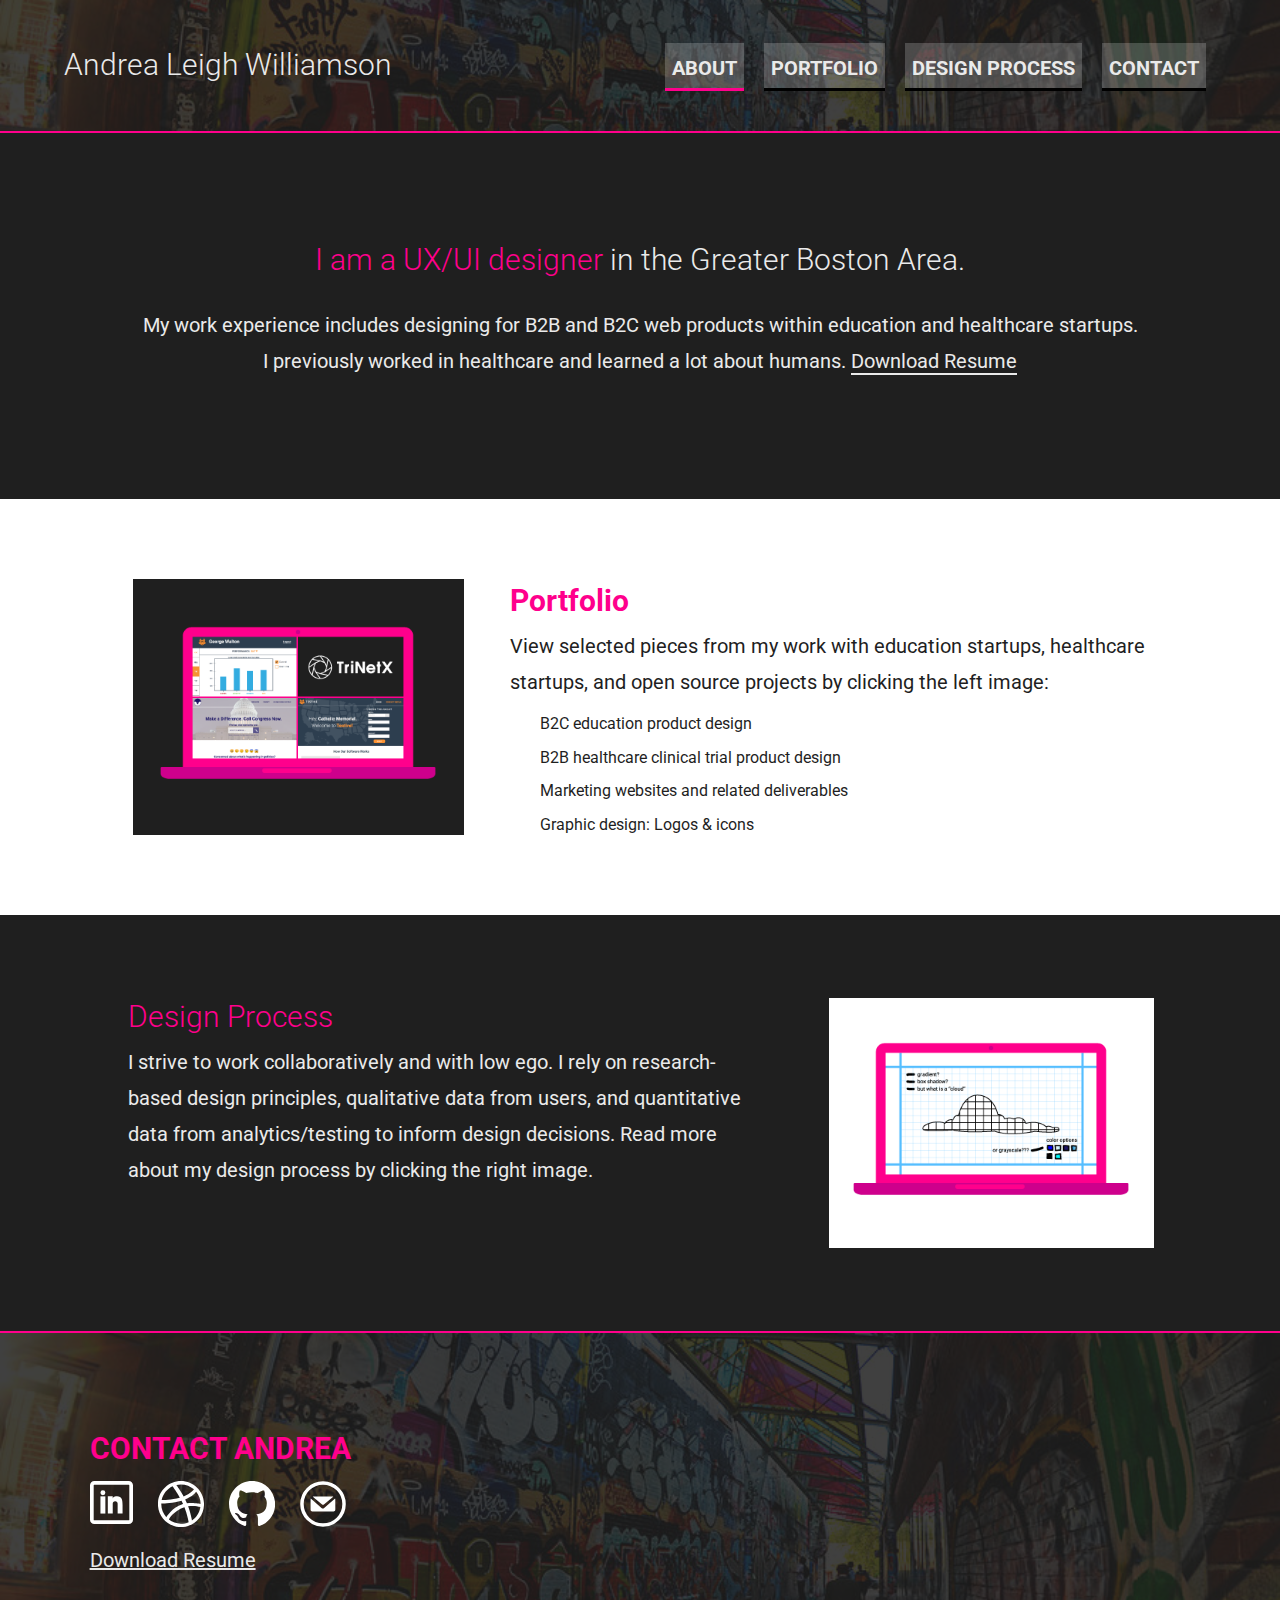
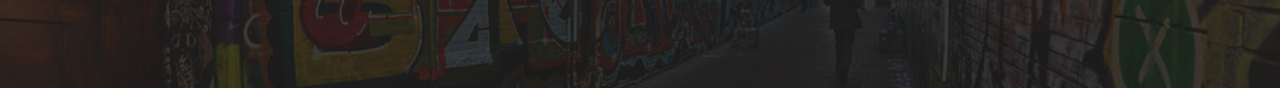
<file: index.html>
<!DOCTYPE html>

<html lang="en">

<head>
    <meta name="viewport" content="width=device-width, initial-scale=1.0"/>
    <link href='https://fonts.googleapis.com/css?family=Roboto:400,300,700' rel='stylesheet' type='text/css' />
    <title>Andrea Leigh Williamson</title>
    <link href="css/reset.css" rel="stylesheet" />
    <link href="css/stylesheet.css" rel="stylesheet" />
    <link rel="icon" type="image/png" href="images/portfolio-icon.png" />
</head>

<body class="portfolio">

    <nav class="portfolio-nav home-nav">
        <h1><a class="portfolio-nav-name-link" href="index.html">Andrea Leigh Williamson</a></h1>
        <div class="portfolio-nav-links">
            <a data-scroll data-options='{ "easing": "easeOutCubic" }' class="portfolio-nav-link portfolio-about-link" href="#about">ABOUT</a>
            <a data-scroll data-options='{ "easing": "easeOutCubic" }' class="portfolio-nav-link" href="portfolio.html">PORTFOLIO</a>
            <a data-scroll data-options='{ "easing": "easeOutCubic" }' class="portfolio-nav-link" href="process.html">DESIGN PROCESS</a>
            <a data-scroll data-options='{ "easing": "easeOutCubic" }' class="portfolio-nav-link" href="#contact">CONTACT</a>
        </div>
    </nav>

    <section id="about" class="portfolio-intro">
    <p class="portfolio-intro-blurb"><span class="portfolio-intro-blurb-emphasis">I am a UX/UI designer</span> in the Greater Boston Area.</p>
    <p class="portfolio-intro-blurb">My work experience includes designing for B2B and B2C web products within education and healthcare startups.<br>I previously worked in healthcare and learned a lot about humans. <a class="portfolio-intro-resume-link" href="#">Download Resume</a></p>
    </section>

    <section class="portfolio-portfolio">
        <div class="portfolio-content-row">
                <div class="portfolio-content-column">
                <button class="portfolio-icon"><a href="portfolio.html" rel="portfolio-design-process">
                    <img class="portfolio-icon-image" src="images/ps-portfolio.png" alt="portfolio page link" />
                </a></button>
            </div>
            <div class="portfolio-content-column">
                <h2 class="portfolio-portfolio-header">Portfolio</h2>
                <p class="portfolio-content-blurb">View selected pieces from my work with education startups, healthcare startups, and open source projects by clicking the left image:</p>
                <ul class="portfolio-content-list">
                    <li class="portfolio-content-list-item">B2C education product design</li>
                    <li class="portfolio-content-list-item">B2B healthcare clinical trial product design</li>
                    <li class="portfolio-content-list-item">Marketing websites and related deliverables</li>
                    <li class="portfolio-content-list-item">Graphic design: Logos &amp; icons</li>
                </ul>
            </div>
        </div>
    </section>

    <section class="portfolio-philosophy">
        <div class="portfolio-content-row">
            <div class="portfolio-content-column">
                <h2 class="portfolio-philosophy-header">Design Process</h2>
                <p class="portfolio-content-blurb">I strive to work collaboratively and with low ego. I rely on research-based design principles, qualitative data from users, and quantitative data from analytics/testing to inform design decisions. Read more about my design process by clicking the right image.</p>
            </div>
            <div class="portfolio-content-column">
                <button class="portfolio-icon process-icon"><a href="process.html#design-process-body" rel="portfolio-design-process">
                    <img class="portfolio-icon-image" src="images/ps-design.png" alt="design process link" />
                </a></button>
            </div>
        </div>
    </section>

    <footer class="portfolio-footer" id="contact">
            <h3 class="portfolio-footer-about-title">CONTACT ANDREA</h3>
            <div class="portfolio-footer-social-media">
                <a class="portfolio-footer-social-media-icon" href="https://www.linkedin.com/in/andrea-leigh-williamson" target="_blank"><img src="images/linkedin.svg" alt="linkedin"></a>
                <a class="portfolio-footer-social-media-icon" href="https://dribbble.com/AndreaLeigh111" target="_blank"><img src="images/dribbble.svg" alt="dribbble"></a>
                <a class="portfolio-footer-social-media-icon" href="https://github.com/andrealeigh" target="_blank"><img src="images/github.svg" alt="github"></a>
                <a class="portfolio-footer-social-media-icon" href="mailto:leigh.andrea@gmail.com" target="_blank"><img src="images/email.svg" alt="email"></a>
            </div>
            <a class="portfolio-about-resume-link" href="#">Download Resume</a>
    </footer>

    <script src="js/smooth-scroll.min.js"></script>
    <script>smoothScroll.init();</script>

</body>

</html>
</file>
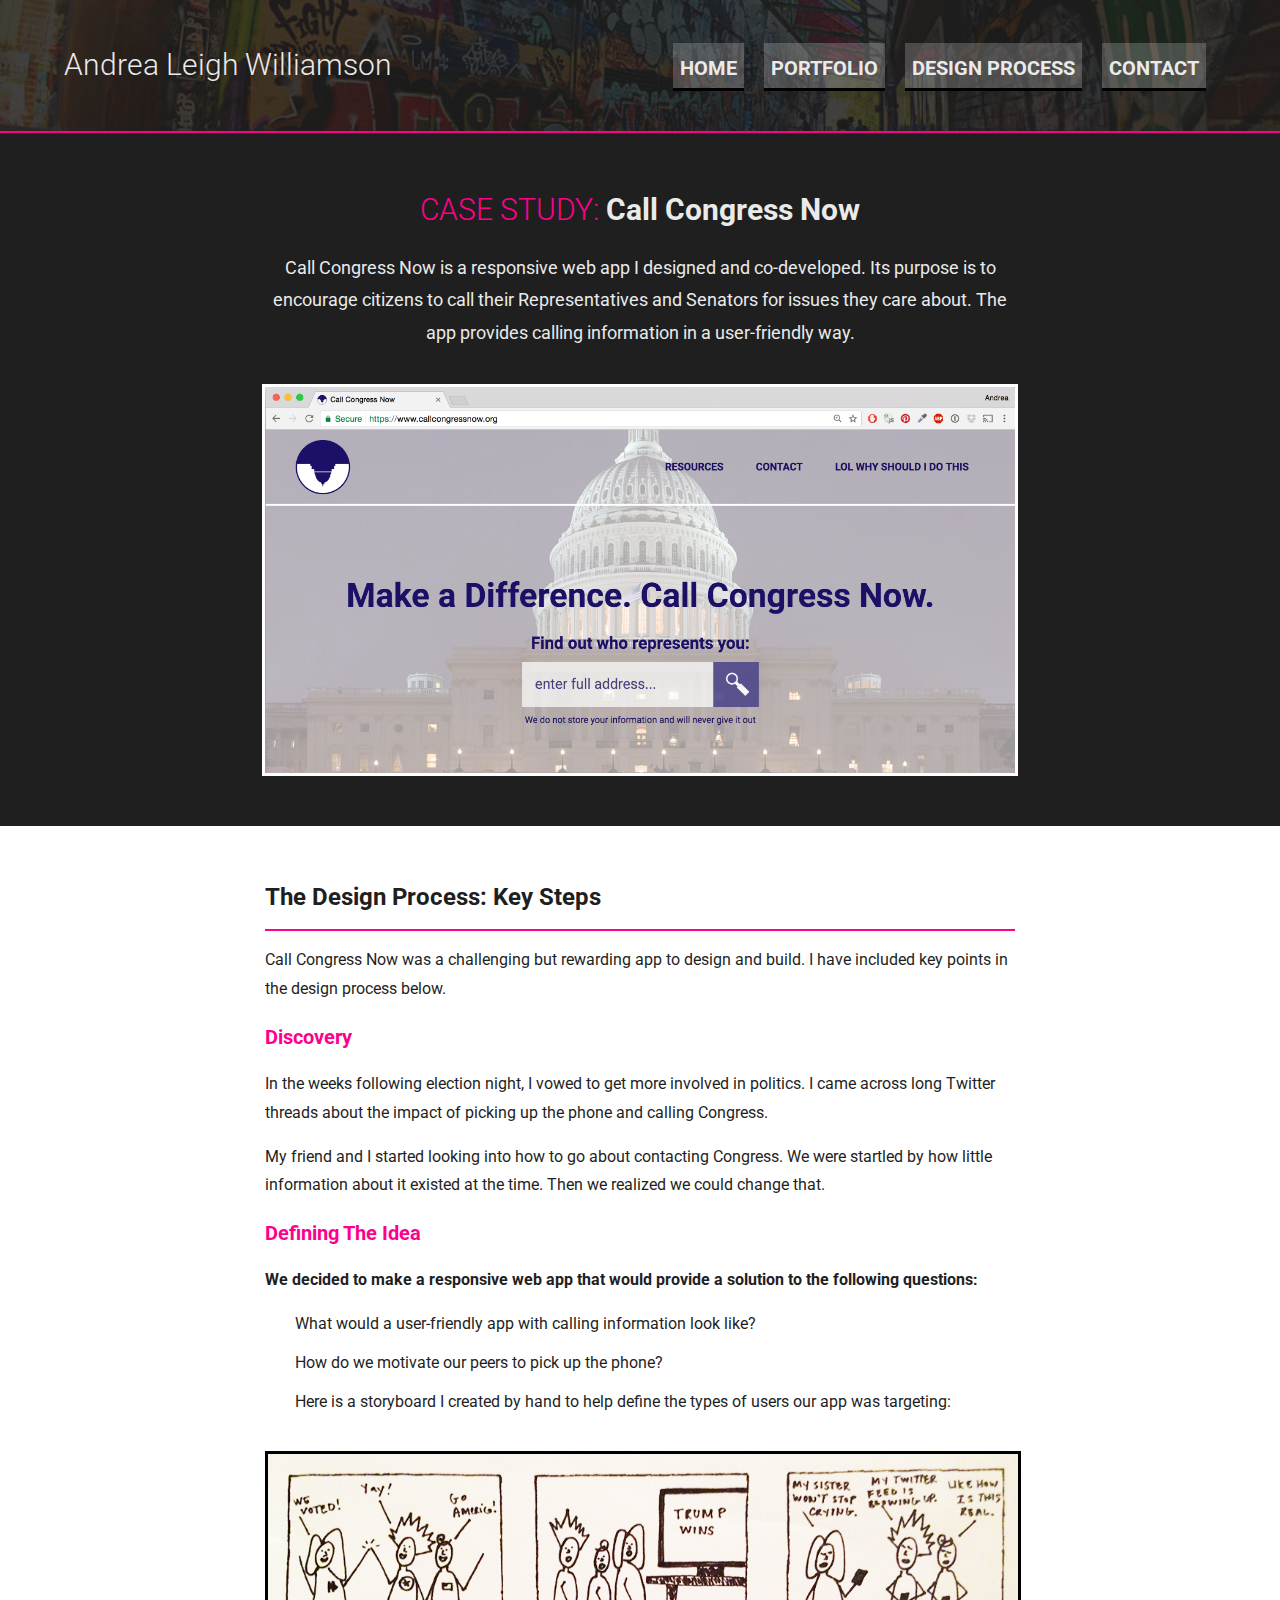
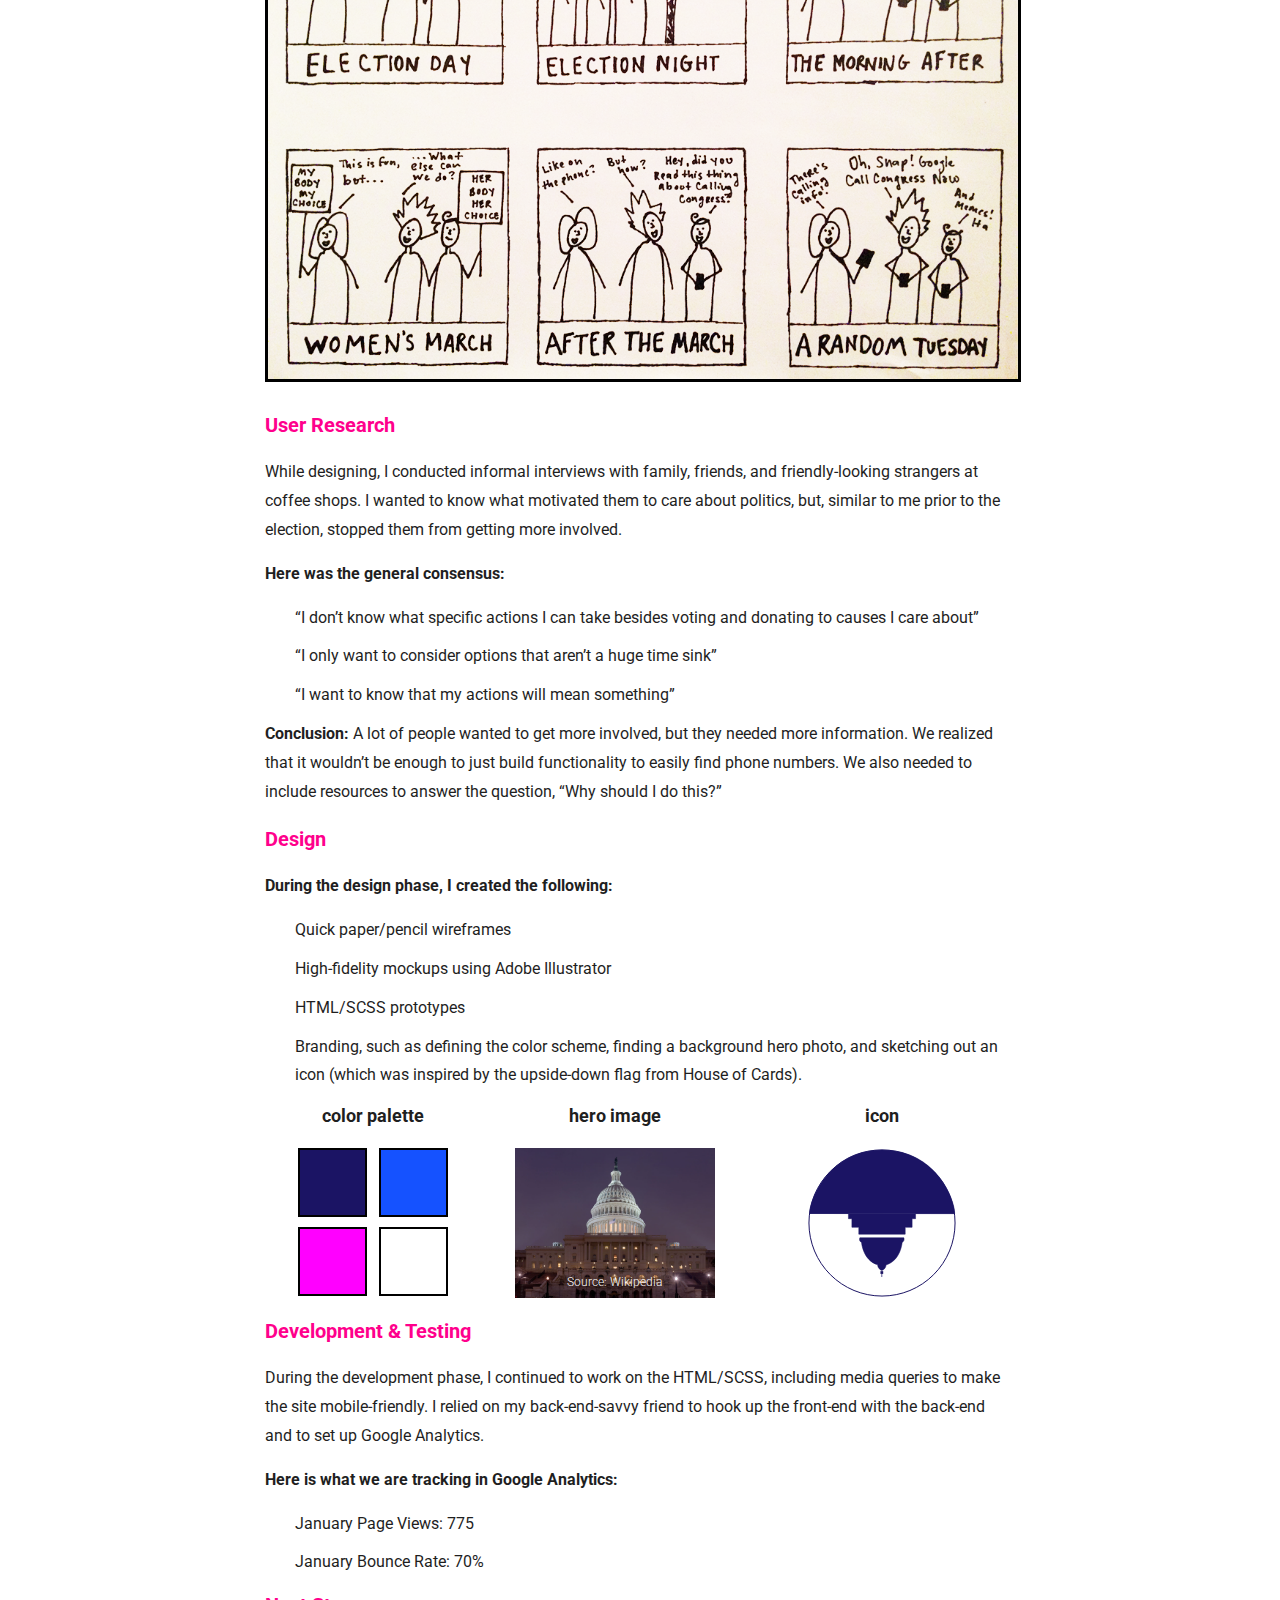
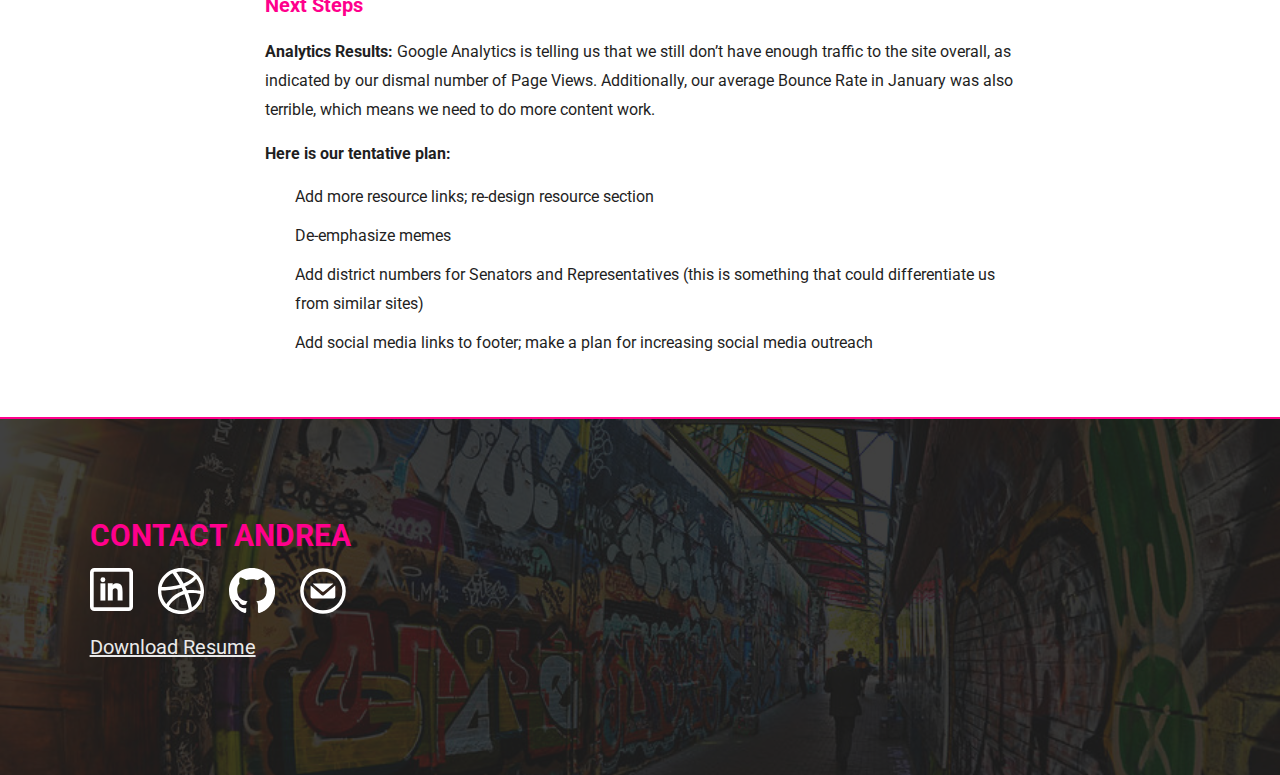
<file: ccn.html>
<!DOCTYPE html>

<html lang="en">

<head>
    <meta name="viewport" content="width=device-width, initial-scale=1.0"/>
    <link href='https://fonts.googleapis.com/css?family=Roboto:400,300,700' rel='stylesheet' type='text/css' />
    <title>Portfolio: Call Congress Now</title>
    <link href="css/reset.css" rel="stylesheet" />
    <link href="css/stylesheet.css" rel="stylesheet" />
    <link rel="icon" type="image/png" href="images/portfolio-icon.png" />
</head>

<body class="portfolio">

    <nav class="portfolio-nav not-home-nav">
        <h1><a class="portfolio-nav-name-link" href="index.html">Andrea Leigh Williamson</a></h1>
        <div class="portfolio-nav-links">
            <a data-scroll data-options='{ "easing": "easeOutCubic" }' class="portfolio-nav-link not-home-nav-link" href="index.html">HOME</a>
            <a data-scroll data-options='{ "easing": "easeOutCubic" }' class="portfolio-nav-link not-home-nav-link" href="portfolio.html">PORTFOLIO</a>
            <a data-scroll data-options='{ "easing": "easeOutCubic" }' class="portfolio-nav-link not-home-nav-link" href="process.html">DESIGN PROCESS</a>
            <a data-scroll data-options='{ "easing": "easeOutCubic" }' class="portfolio-nav-link not-home-nav-link" href="#contact">CONTACT</a>
        </div>
    </nav>

    <section class="portfolio-ccn-body" id="ccn-process-body">
        <div class="portfolio-ccn-intro">
            <h2 class="portfolio-ccn-title"><span class="portfolio-ccn-title-emphasis">CASE STUDY:</span> Call Congress Now</h2>
            <p class="portfolio-ccn-intro-blurb">Call Congress Now is a responsive web app I designed and co-developed. Its purpose is to encourage citizens to call their Representatives and Senators for issues they care about. The app provides calling information in a user-friendly way. </p>
            <a class="portfolio-ccn-link" href="https://call-congress-now.herokuapp.com/" rel="link to Call Congress Now" target="_blank">
                <img class="portfolio-ccn-screenshot" src="images/ccn-screenshot.png" alt="call congress now" />
            </a>
        </div>
        <div class="portfolio-ccn-process">
            <h3 class="portfolio-ccn-process-title">The Design Process: Key Steps</h3>
            <p class="portfolio-ccn-process-blurb">Call Congress Now was a challenging but rewarding app to design and build. I have included key points in the design process below.</p>
            <h3 class="portfolio-ccn-process-header">Discovery</h3>
            <p class="portfolio-ccn-process-blurb">In the weeks following election night, I vowed to get more involved in politics. I came across long Twitter threads about the impact of picking up the phone and calling Congress.</p>
            <p class="portfolio-ccn-process-blurb">My friend and I started looking into how to go about contacting Congress. We were startled by how little information about it existed at the time. Then we realized we could change that.</p>
            <h3 class="portfolio-ccn-process-header">Defining The Idea</h3>
            <p class="portfolio-ccn-process-blurb portfolio-ccn-process-blurb-emphasis">We decided to make a responsive web app that would provide a solution to the following questions:</p>
            <ul class="portfolio-ccn-process-list">
                <li class="portfolio-ccn-process-list-item">What would a user-friendly app with calling information look like?</li>
                <li class="portfolio-ccn-process-list-item">How do we motivate our peers to pick up the phone?</li>
                <li class="portfolio-ccn-process-list-item">Here is a storyboard I created by hand to help define the types of users our app was targeting:</li>
            </ul>
            <img class="portfolio-ccn-process-img" src="images/ccn-storyboard.png" alt="storyboard" />
            <h3 class="portfolio-ccn-process-header">User Research</h3>
            <p class="portfolio-ccn-process-blurb">While designing, I conducted informal interviews with family, friends, and friendly-looking strangers at coffee shops. I wanted to know what motivated them to care about politics, but, similar to me prior to the election, stopped them from getting more involved.</p>
            <p class="portfolio-ccn-process-blurb portfolio-ccn-process-blurb-emphasis">Here was the general consensus:</p>
            <ul class="portfolio-ccn-process-list">
                <li class="portfolio-ccn-process-list-item">&ldquo;I don&rsquo;t know what specific actions I can take besides voting and donating to causes I care about&rdquo;</li>
                <li class="portfolio-ccn-process-list-item">&ldquo;I only want to consider options that aren&rsquo;t a huge time sink&rdquo;</li>
                <li class="portfolio-ccn-process-list-item">&ldquo;I want to know that my actions will mean something&rdquo;</li>
            </ul>
            <p class="portfolio-ccn-process-blurb"><span class="portfolio-ccn-process-blurb-emphasis">Conclusion: </span>A lot of people wanted to get more involved, but they needed more information. We realized that it wouldn&rsquo;t be enough to just build functionality to easily find phone numbers. We also needed to include resources to answer the question, &ldquo;Why should I do this?&rdquo;</p>

            <h3 class="portfolio-ccn-process-header">Design</h3>
            <p class="portfolio-ccn-process-blurb portfolio-ccn-process-blurb-emphasis">During the design phase, I created the following:</p>
            <ul class="portfolio-ccn-process-list">
                <li class="portfolio-ccn-process-list-item">Quick paper/pencil wireframes</li>
                <li class="portfolio-ccn-process-list-item">High-fidelity mockups using Adobe Illustrator</li>
                <li class="portfolio-ccn-process-list-item">HTML/SCSS prototypes</li>
                <li class="portfolio-ccn-process-list-item">Branding, such as defining the color scheme, finding a background hero photo, and sketching out an icon (which was inspired by the upside-down flag from House of Cards).</li>
            </ul>
            <div class="portfolio-ccn-process-design-visuals">
                <div class="portfolio-ccn-process-design-visuals-column">
                    <h4 class="portfolio-ccn-process-design-visuals-header">color palette</h4>
                    <div class="portfolio-ccn-process-color-swatches">
                        <div class="portfolio-ccn-process-color color-1"></div>
                        <div class="portfolio-ccn-process-color color-2"></div>
                    </div>
                    <div class="portfolio-ccn-process-color-swatches">
                        <div class="portfolio-ccn-process-color color-3"></div>
                        <div class="portfolio-ccn-process-color color-4"></div>
                    </div>
                </div>
                <div class="portfolio-ccn-process-design-visuals-column">
                    <h4 class="portfolio-ccn-process-design-visuals-header">hero image</h4>
                    <img class="portfolio-ccn-process-design-img" src="images/capitol-bg.jpg" alt="Capitol BG" />
                    <h4 class="portfolio-ccn-process-capitol-bg-subtitle">Source: Wikipedia</h4>
                </div>
                 <div class="portfolio-ccn-process-design-visuals-column">
                    <h4 class="portfolio-ccn-process-design-visuals-header">icon</h4>
                    <img class="portfolio-ccn-process-design-img" src="images/call-congress-now.svg" alt="Call Congress Now icon" />
                </div>
            </div>
            <h3 class="portfolio-ccn-process-header">Development &amp; Testing</h3>
            <p class="portfolio-ccn-process-blurb">During the development phase, I continued to work on the HTML/SCSS, including media queries to make the site mobile-friendly. I relied on my back-end-savvy friend to hook up the front-end with the back-end and to set up Google Analytics.</p>
            <p class="portfolio-ccn-process-blurb portfolio-ccn-process-blurb-emphasis">Here is what we are tracking in Google Analytics:</p>
            <ul class="portfolio-ccn-process-list">
                <li class="portfolio-ccn-process-list-item">January Page Views: 775</li>
                <li class="portfolio-ccn-process-list-item">January Bounce Rate: 70%</li>
            </ul>
            <h3 class="portfolio-ccn-process-header">Next Steps</h3>
            <p class="portfolio-ccn-process-blurb"><span class="portfolio-ccn-process-blurb-emphasis">Analytics Results: </span>Google Analytics is telling us that we still don&rsquo;t have enough traffic to the site overall, as indicated by our dismal number of Page Views. Additionally, our average Bounce Rate in January was also terrible, which means we need to do more content work.</p>
            <p class="portfolio-ccn-process-blurb portfolio-ccn-process-blurb-emphasis">Here is our tentative plan:</p>
            <ul class="portfolio-ccn-process-list">
                <li class="portfolio-ccn-process-list-item">Add more resource links; re-design resource section</li>
                <li class="portfolio-ccn-process-list-item">De-emphasize memes</li>
                <li class="portfolio-ccn-process-list-item">Add district numbers for Senators and Representatives (this is something that could differentiate us from similar sites)</li>
                <li class="portfolio-ccn-process-list-item">Add social media links to footer; make a plan for increasing social media outreach</li>
            </ul>
        </div>
    </section>

    <footer class="portfolio-footer" id="contact">
            <h3 class="portfolio-footer-about-title">CONTACT ANDREA</h3>
            <div class="portfolio-footer-social-media">
                <a class="portfolio-footer-social-media-icon" href="https://www.linkedin.com/in/andrea-leigh-williamson" target="_blank"><img src="images/linkedin.svg" alt="linkedin"></a>
                <a class="portfolio-footer-social-media-icon" href="https://dribbble.com/AndreaLeigh111" target="_blank"><img src="images/dribbble.svg" alt="dribbble"></a>
                <a class="portfolio-footer-social-media-icon" href="https://github.com/andrealeigh" target="_blank"><img src="images/github.svg" alt="github"></a>
                <a class="portfolio-footer-social-media-icon" href="mailto:leigh.andrea@gmail.com" target="_blank"><img src="images/email.svg" alt="email"></a>
            </div>
            <a class="portfolio-about-resume-link" href="#">Download Resume</a>
    </footer>

    <script src="js/smooth-scroll.min.js"></script>
    <script>smoothScroll.init();</script>

</body>

</html>
</file>
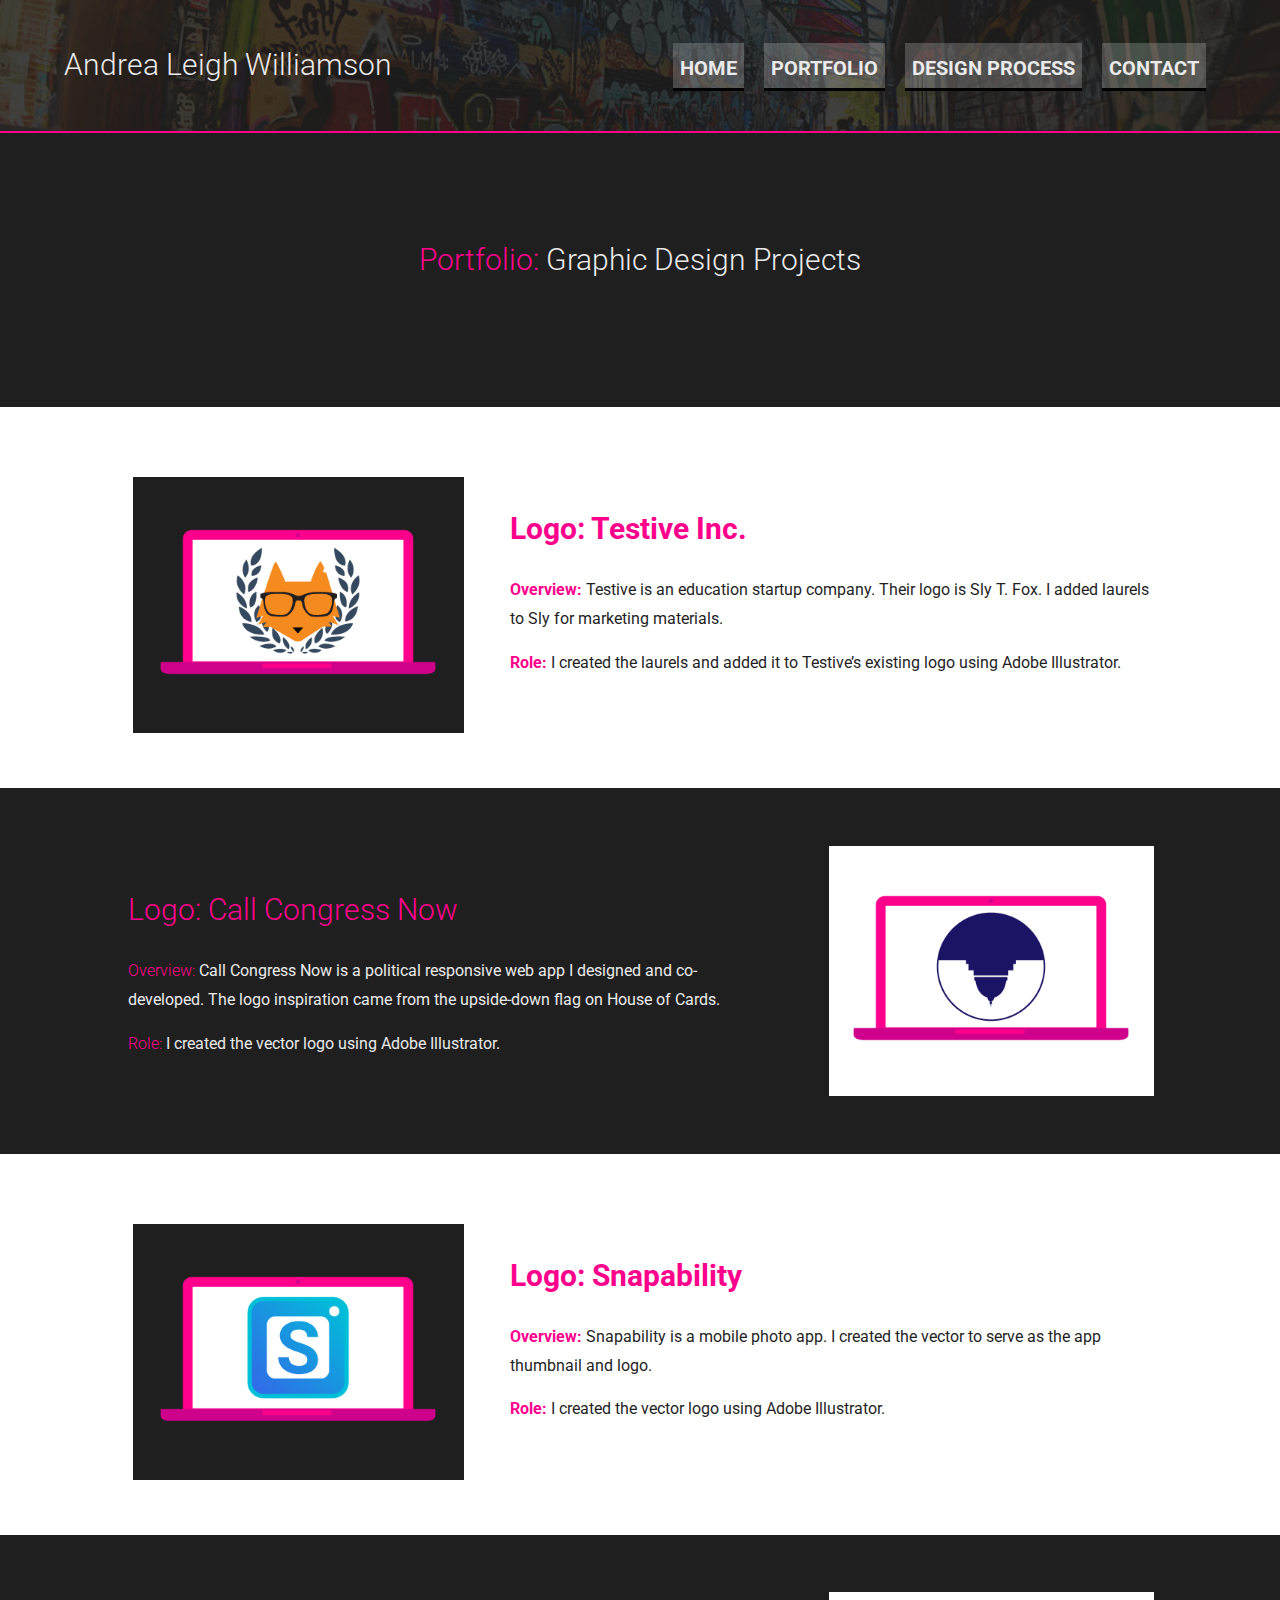
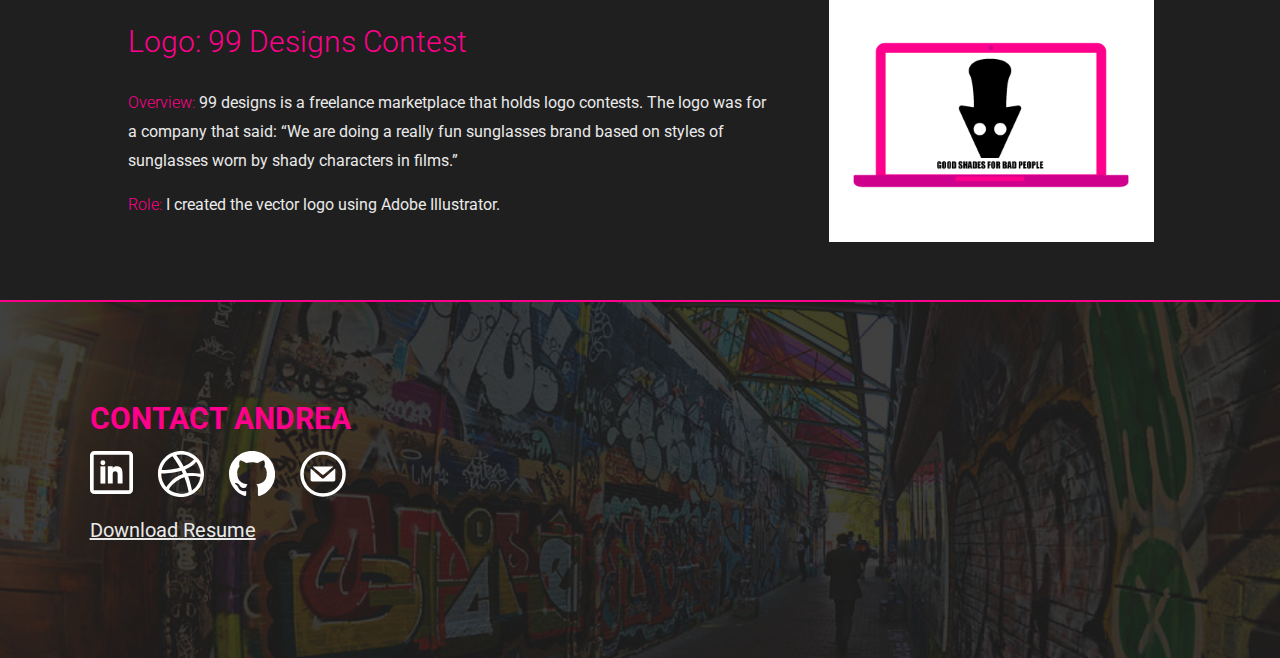
<file: logos.html>
<!DOCTYPE html>

<html lang="en">

<head>
    <meta name="viewport" content="width=device-width, initial-scale=1.0"/>
    <link href='https://fonts.googleapis.com/css?family=Roboto:400,300,700' rel='stylesheet' type='text/css' />
    <title>Portfolio: Graphic design projects</title>
    <link href="css/reset.css" rel="stylesheet" />
    <link href="css/stylesheet.css" rel="stylesheet" />
    <link rel="icon" type="image/png" href="images/portfolio-icon.png" />
</head>

<body class="portfolio">

    <nav class="portfolio-nav">
        <h1><a class="portfolio-nav-name-link" href="index.html">Andrea Leigh Williamson</a></h1>
        <div class="portfolio-nav-links">
            <a data-scroll data-options='{ "easing": "easeOutCubic" }' class="portfolio-nav-link" href="index.html">HOME</a>
            <a data-scroll data-options='{ "easing": "easeOutCubic" }' class="portfolio-nav-link" href="portfolio.html">PORTFOLIO</a>
            <a data-scroll data-options='{ "easing": "easeOutCubic" }' class="portfolio-nav-link" href="process.html">DESIGN PROCESS</a>
            <a data-scroll data-options='{ "easing": "easeOutCubic" }' class="portfolio-nav-link" href="#contact">CONTACT</a>
        </div>
    </nav>

    <section class="portfolio-intro">
        <p class="portfolio-intro-blurb"><span class="portfolio-intro-blurb-emphasis">Portfolio:</span> Graphic Design Projects</p>
    </section>

    <section class="portfolio-testive-home-page">
        <div class="portfolio-piece-row">
            <div class="portfolio-piece-column">
                <button class="portfolio-piece-icon portfolio-piece-no-hover">
                    <img class="portfolio-piece-icon-image portfolio-piece-no-hover" src="images/ps-laurels-logo.png" alt="testive home page icon" />
                </button>
            </div>
            <div class="portfolio-piece-column">
                <h2 class="portfolio-piece-header">Logo: Testive Inc.</h2>
                <p class="portfolio-piece-blurb"><span class="portfolio-piece-blurb-emphasis">Overview: </span>Testive is an education startup company. Their logo is Sly T. Fox. I added laurels to Sly for marketing materials.</p>
                <p class="portfolio-piece-blurb"><span class="portfolio-piece-blurb-emphasis">Role: </span>I created the laurels and added it to Testive&rsquo;s existing logo using Adobe Illustrator.</p>
            </div>
        </div>
    </section>

    <section class="portfolio-testive-landing-page">
        <div class="portfolio-piece-row">
            <div class="portfolio-piece-column">
                <h2 class="portfolio-piece-header">Logo: Call Congress Now</h2>
                <p class="portfolio-piece-blurb"><span class="portfolio-piece-blurb-emphasis">Overview: </span>Call Congress Now is a political responsive web app I designed and co-developed. The logo inspiration came from the upside-down flag on House of Cards.</p>
                <p class="portfolio-piece-blurb"><span class="portfolio-piece-blurb-emphasis">Role: </span>I created the vector logo using Adobe Illustrator.</p>
            </div>
            <div class="portfolio-piece-column">
                <button class="portfolio-piece-icon portfolio-piece-no-hover">
                    <img class="portfolio-piece-icon-image portfolio-piece-no-hover" src="images/ps-ccn.png" alt="testive landing page icon" />
                </button>
            </div>
        </div>
    </section>

    <section class="portfolio-testive-branding">
        <div class="portfolio-piece-row">
            <div class="portfolio-piece-column">
                <button class="portfolio-piece-icon portfolio-piece-no-hover">
                    <img class="portfolio-piece-icon-image portfolio-piece-no-hover" src="images/ps-snapability.png" alt="testive branding icon" />
                </button>
            </div>
            <div class="portfolio-piece-column">
                <h2 class="portfolio-piece-header">Logo: Snapability</h2>
                <p class="portfolio-piece-blurb"><span class="portfolio-piece-blurb-emphasis">Overview: </span>Snapability is a mobile photo app. I created the vector to serve as the app thumbnail and logo.</p>
                <p class="portfolio-piece-blurb"><span class="portfolio-piece-blurb-emphasis">Role: </span>I created the vector logo using Adobe Illustrator.</p>
            </div>
        </div>
    </section>

    <section class="portfolio-testive-landing-page">
        <div class="portfolio-piece-row">
            <div class="portfolio-piece-column">
                <h2 class="portfolio-piece-header">Logo: 99 Designs Contest</h2>
                <p class="portfolio-piece-blurb"><span class="portfolio-piece-blurb-emphasis">Overview: </span>99 designs is a freelance marketplace that holds logo contests. The logo was for a company that said: &ldquo;We are doing a really fun sunglasses brand based on styles of sunglasses worn by shady characters in films.&rdquo;</p>
                <p class="portfolio-piece-blurb"><span class="portfolio-piece-blurb-emphasis">Role: </span>I created the vector logo using Adobe Illustrator.</p>
            </div>
            <div class="portfolio-piece-column">
                <button class="portfolio-piece-icon portfolio-piece-no-hover">
                    <img class="portfolio-piece-icon-image portfolio-piece-no-hover" src="images/ps-99-designs.png" alt="testive landing page icon" />
                </button>
            </div>
        </div>
    </section>

    <footer class="portfolio-footer" id="contact">
            <h3 class="portfolio-footer-about-title">CONTACT ANDREA</h3>
            <div class="portfolio-footer-social-media">
                <a class="portfolio-footer-social-media-icon" href="https://www.linkedin.com/in/andrea-leigh-williamson" target="_blank"><img src="images/linkedin.svg" alt="linkedin"></a>
                <a class="portfolio-footer-social-media-icon" href="https://dribbble.com/AndreaLeigh111" target="_blank"><img src="images/dribbble.svg" alt="dribbble"></a>
                <a class="portfolio-footer-social-media-icon" href="https://github.com/andrealeigh" target="_blank"><img src="images/github.svg" alt="github"></a>
                <a class="portfolio-footer-social-media-icon" href="mailto:leigh.andrea@gmail.com" target="_blank"><img src="images/email.svg" alt="email"></a>
            </div>
            <a class="portfolio-about-resume-link" href="#">Download Resume</a>
    </footer>

    <script src="js/smooth-scroll.min.js"></script>
    <script>smoothScroll.init();</script>

</body>

</html>
</file>
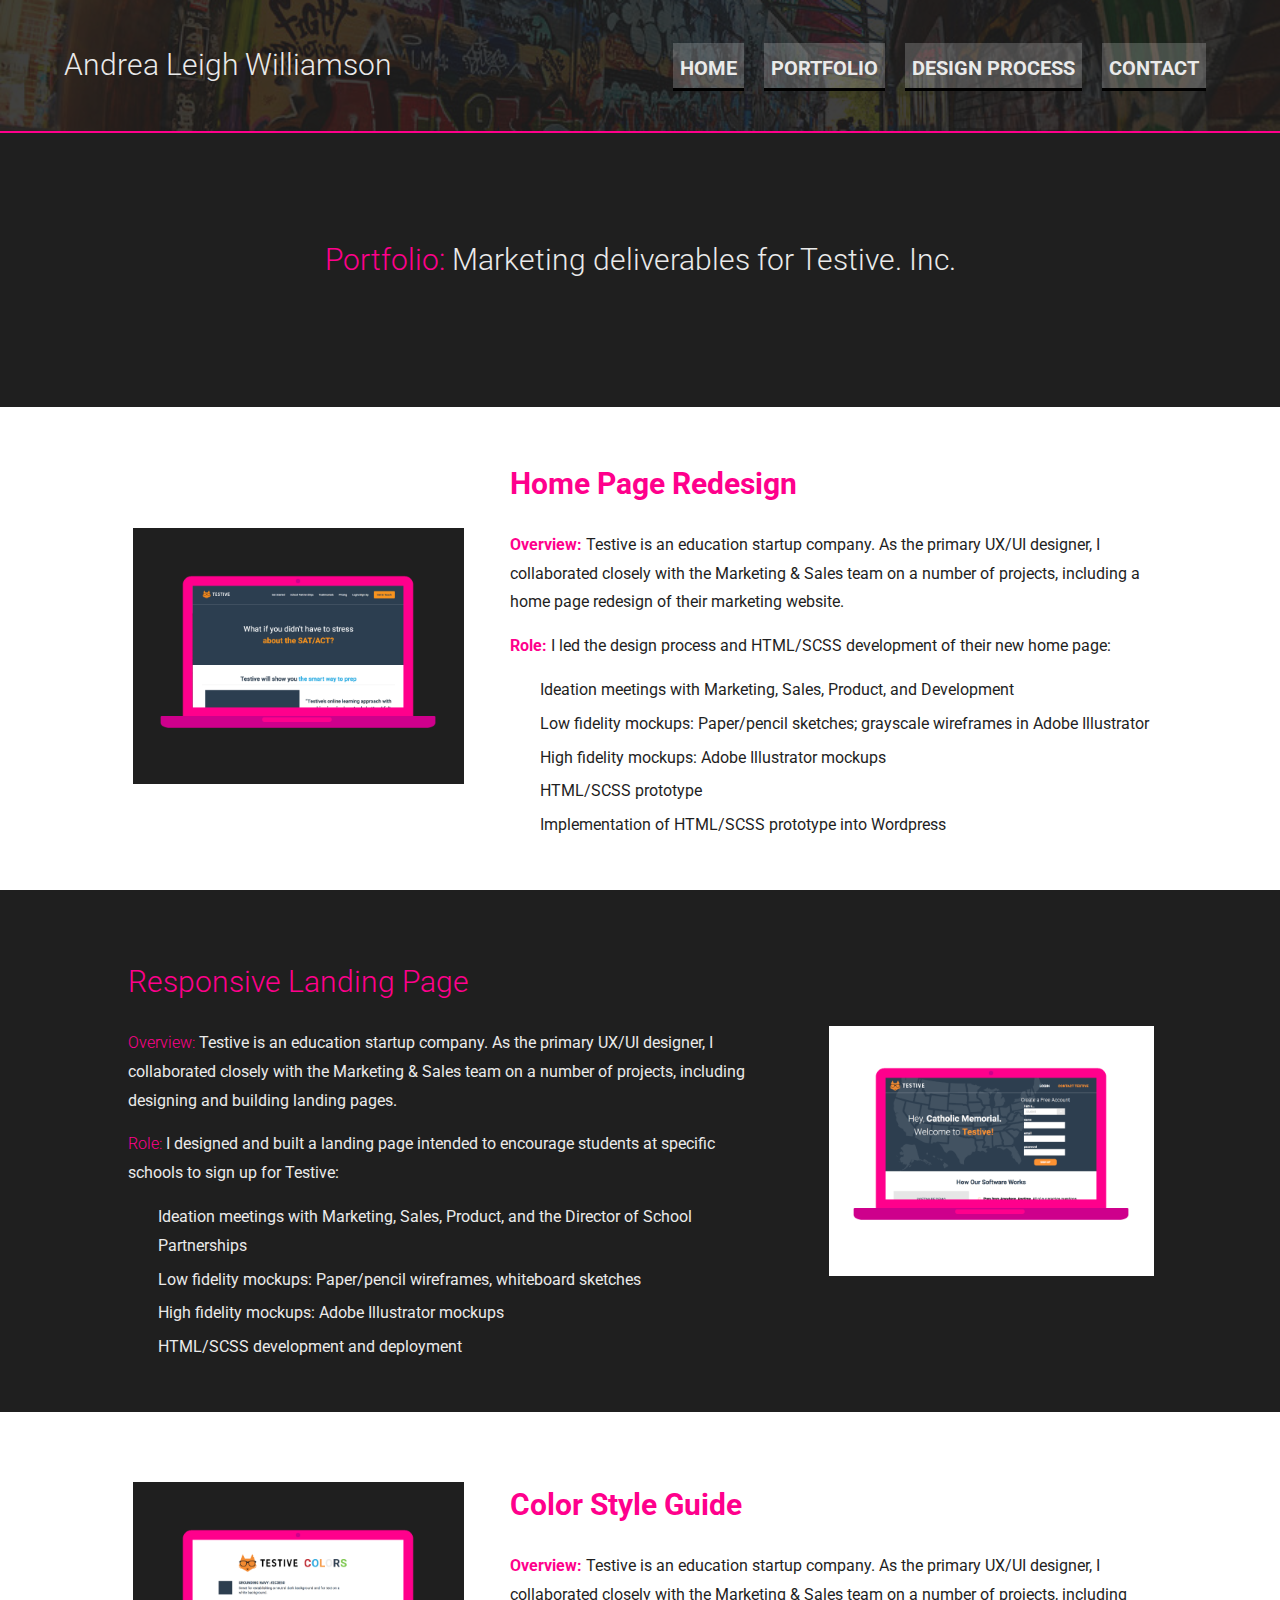
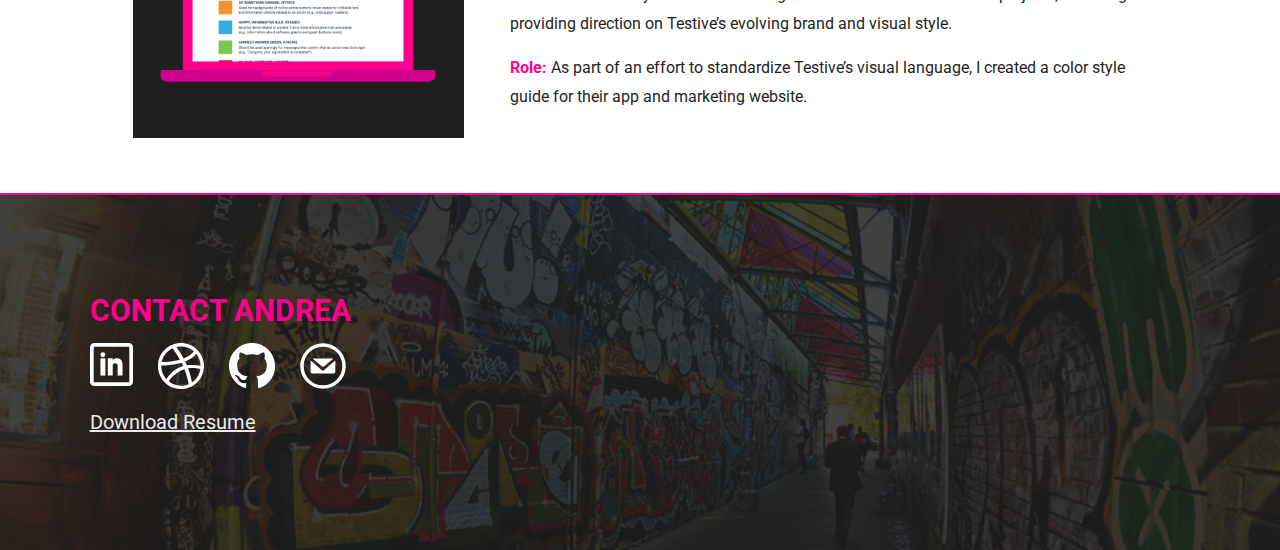
<file: marketing.html>
<!DOCTYPE html>

<html lang="en">

<head>
    <meta name="viewport" content="width=device-width, initial-scale=1.0"/>
    <link href='https://fonts.googleapis.com/css?family=Roboto:400,300,700' rel='stylesheet' type='text/css' />
    <title>Portfolio: Testive marketing projects</title>
    <link href="css/reset.css" rel="stylesheet" />
    <link href="css/stylesheet.css" rel="stylesheet" />
    <link rel="icon" type="image/png" href="images/portfolio-icon.png" />
</head>

<body class="portfolio">

    <nav class="portfolio-nav">
        <h1><a class="portfolio-nav-name-link" href="index.html">Andrea Leigh Williamson</a></h1>
        <div class="portfolio-nav-links">
            <a data-scroll data-options='{ "easing": "easeOutCubic" }' class="portfolio-nav-link" href="index.html">HOME</a>
            <a data-scroll data-options='{ "easing": "easeOutCubic" }' class="portfolio-nav-link" href="portfolio.html">PORTFOLIO</a>
            <a data-scroll data-options='{ "easing": "easeOutCubic" }' class="portfolio-nav-link" href="process.html">DESIGN PROCESS</a>
            <a data-scroll data-options='{ "easing": "easeOutCubic" }' class="portfolio-nav-link" href="#contact">CONTACT</a>
        </div>
    </nav>

    <section class="portfolio-intro">
        <p class="portfolio-intro-blurb"><span class="portfolio-intro-blurb-emphasis">Portfolio:</span> Marketing deliverables for Testive. Inc.</p>
    </section>

    <section class="portfolio-testive-home-page">
        <div class="portfolio-piece-row">
            <div class="portfolio-piece-column">
                <button class="portfolio-piece-icon"><a href="https://andrealeigh.github.io/testive_portfolio/testive_home_page/index.html" target=blank>
                    <img class="portfolio-piece-icon-image" src="images/ps-testive-home-page-icon.png" alt="testive home page icon" />
                </a></button>
            </div>
            <div class="portfolio-piece-column">
                <h2 class="portfolio-piece-header">Home Page Redesign</h2>
                <p class="portfolio-piece-blurb"><span class="portfolio-piece-blurb-emphasis">Overview: </span>Testive is an education startup company. As the primary UX/UI designer, I collaborated closely with the Marketing &amp; Sales team on a number of projects, including a home page redesign of their marketing website.</p>
                <p class="portfolio-piece-blurb"><span class="portfolio-piece-blurb-emphasis">Role: </span>I led the design process and HTML/SCSS development of their new home page:</p>
                <ul class="portfolio-piece-list">
                    <li class="portfolio-piece-list-item">Ideation meetings with Marketing, Sales, Product, and Development</li>
                    <li class="portfolio-piece-list-item">Low fidelity mockups: Paper/pencil sketches; grayscale wireframes in Adobe Illustrator</li>
                    <li class="portfolio-piece-list-item">High fidelity mockups: Adobe Illustrator mockups</li>
                    <li class="portfolio-piece-list-item">HTML/SCSS prototype</li>
                    <li class="portfolio-piece-list-item">Implementation of HTML/SCSS prototype into Wordpress</li>
                </ul>
            </div>
        </div>
    </section>

    <section class="portfolio-testive-landing-page">
        <div class="portfolio-piece-row">
            <div class="portfolio-piece-column">
                <h2 class="portfolio-piece-header">Responsive Landing Page</h2>
                <p class="portfolio-piece-blurb"><span class="portfolio-piece-blurb-emphasis">Overview: </span>Testive is an education startup company. As the primary UX/UI designer, I collaborated closely with the Marketing &amp; Sales team on a number of projects, including designing and building landing pages.</p>
                <p class="portfolio-piece-blurb"><span class="portfolio-piece-blurb-emphasis">Role: </span>I designed and built a landing page intended to encourage students at specific schools to sign up for Testive:</p>
                <ul class="portfolio-piece-list">
                    <li class="portfolio-piece-list-item">Ideation meetings with Marketing, Sales, Product, and the Director of School Partnerships</li>
                    <li class="portfolio-piece-list-item">Low fidelity mockups: Paper/pencil wireframes, whiteboard sketches</li>
                    <li class="portfolio-piece-list-item">High fidelity mockups: Adobe Illustrator mockups</li>
                    <li class="portfolio-piece-list-item">HTML/SCSS development and deployment</li>
                </ul>
            </div>
            <div class="portfolio-piece-column">
                <div class="portfolio-piece-icon"><a href="https://github.com/andrealeigh/testive_portfolio/raw/master/high_fidelity_mockups/school_analytics.pdf">
                    <img class="portfolio-piece-icon-image" src="images/testive-marketing-icon.png" alt="testive landing page icon" />
                </a></div>
            </div>
        </div>
    </section>

    <section class="portfolio-testive-branding">
        <div class="portfolio-piece-row">
            <div class="portfolio-piece-column">
                <button class="portfolio-piece-icon"><a href="https://github.com/andrealeigh/testive_portfolio/raw/master/testive_color_guide.pdf">
                    <img class="portfolio-piece-icon-image" src="images/testive-branding-icon.png" alt="testive branding icon" />
                </a></button>
            </div>
            <div class="portfolio-piece-column">
                <h2 class="portfolio-piece-header">Color Style Guide</h2>
                <p class="portfolio-piece-blurb"><span class="portfolio-piece-blurb-emphasis">Overview: </span>Testive is an education startup company. As the primary UX/UI designer, I collaborated closely with the Marketing &amp; Sales team on a number of projects, including providing direction on Testive&rsquo;s evolving brand and visual style.</p>
                <p class="portfolio-piece-blurb"><span class="portfolio-piece-blurb-emphasis">Role: </span>As part of an effort to standardize Testive&rsquo;s visual language, I created a color style guide for their app and marketing website.</p>
            </div>
        </div>
    </section>

    <footer class="portfolio-footer" id="contact">
            <h3 class="portfolio-footer-about-title">CONTACT ANDREA</h3>
            <div class="portfolio-footer-social-media">
                <a class="portfolio-footer-social-media-icon" href="https://www.linkedin.com/in/andrea-leigh-williamson" target="_blank"><img src="images/linkedin.svg" alt="linkedin"></a>
                <a class="portfolio-footer-social-media-icon" href="https://dribbble.com/AndreaLeigh111" target="_blank"><img src="images/dribbble.svg" alt="dribbble"></a>
                <a class="portfolio-footer-social-media-icon" href="https://github.com/andrealeigh" target="_blank"><img src="images/github.svg" alt="github"></a>
                <a class="portfolio-footer-social-media-icon" href="mailto:leigh.andrea@gmail.com" target="_blank"><img src="images/email.svg" alt="email"></a>
            </div>
            <a class="portfolio-about-resume-link" href="#">Download Resume</a>
    </footer>

    <script src="js/smooth-scroll.min.js"></script>
    <script>smoothScroll.init();</script>

    <script>
        var modals = document.getElementsByClassName("portfolio-modal");

        var defineClicks = function(modal) {

            // Get the button that opens the modals in portfolio
            var btn = modal.previousElementSibling;
            // Get the <span> element that closes the modal
            var span = modal.querySelector('.portfolio-modal-close-icon');

            // When the user clicks the button, open the modal
            btn.onclick = function() {
                modal.style.display = "block";
            }

            // When the user clicks on <span> (x), close the modal
            span.onclick = function() {
                modal.style.display = "none";
            }

        };

        for (var i = 0; i < modals.length; i++) {
            defineClicks(modals[i]);
        }

        // When the user clicks anywhere outside of the modal, close it
        window.onclick = function(event) {
            if (event.target.className == 'portfolio-modal') {
                event.target.style.display = "none";
            }
        }
    </script>

</body>

</html>
</file>
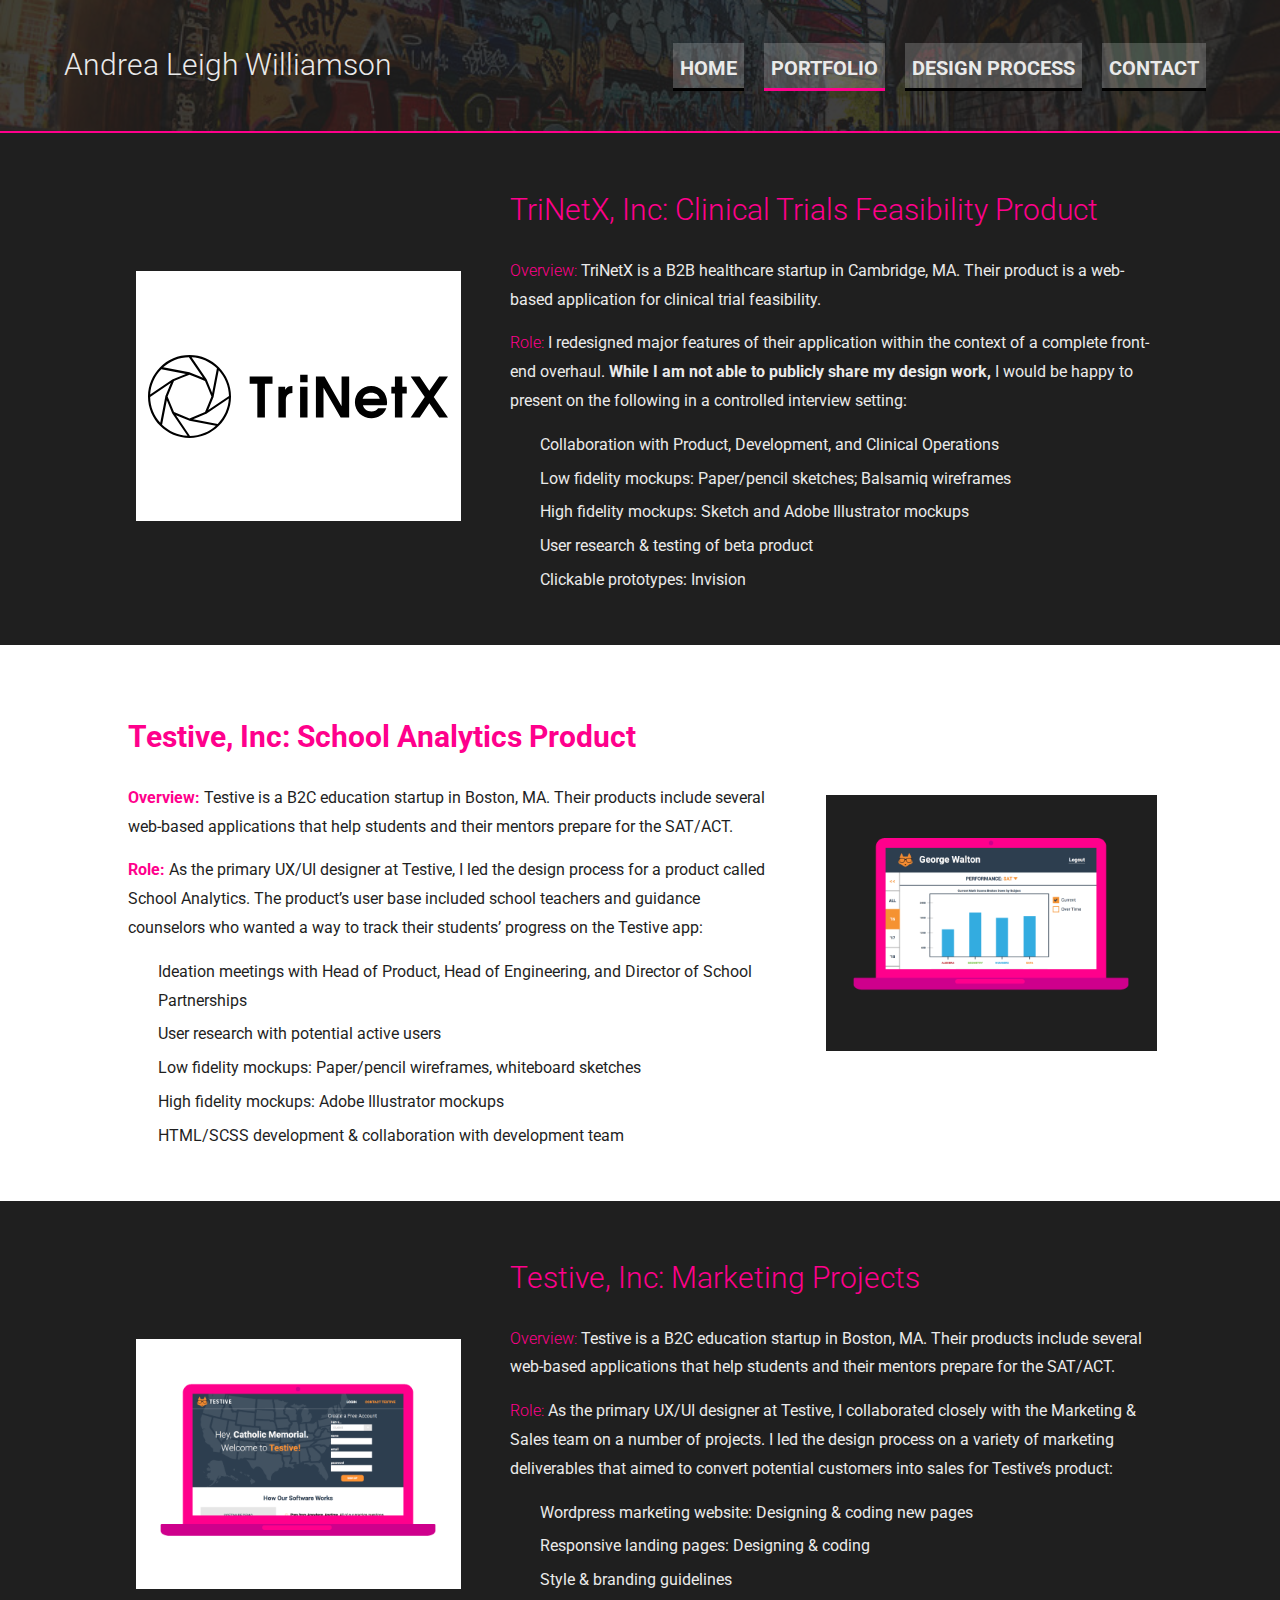
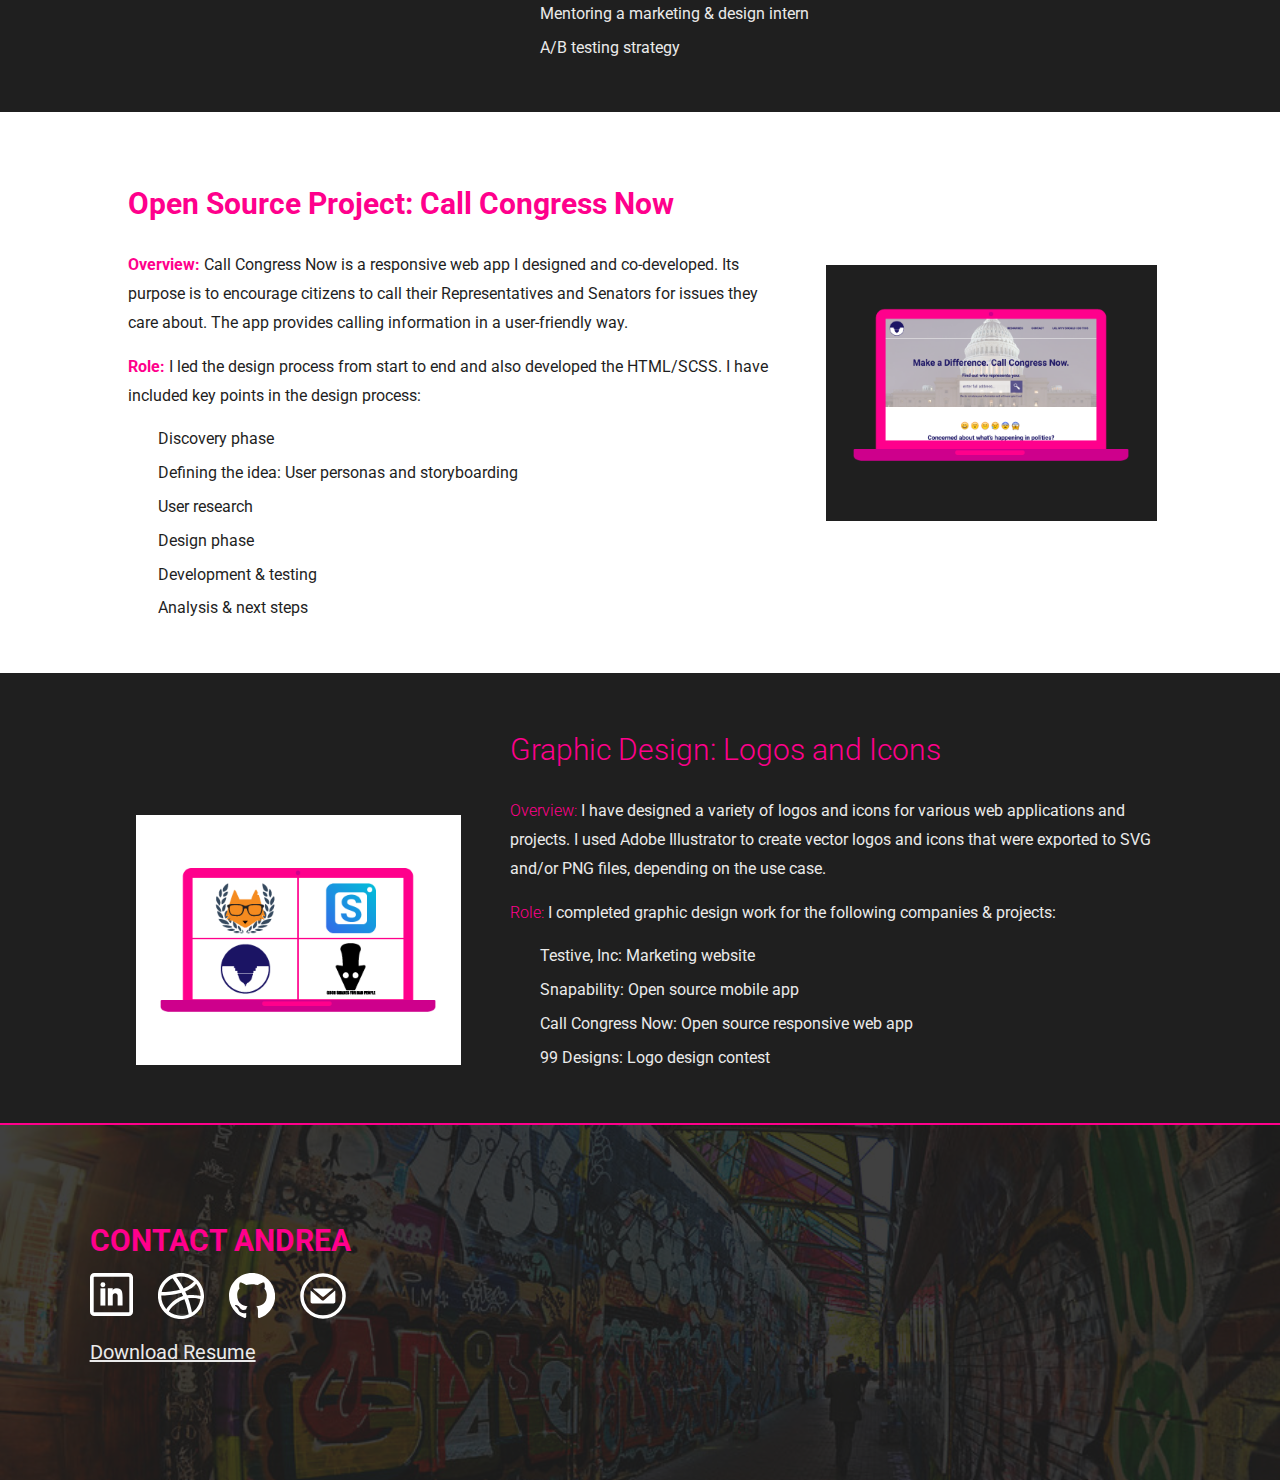
<file: portfolio.html>
<!DOCTYPE html>

<html lang="en">

<head>
    <meta name="viewport" content="width=device-width, initial-scale=1.0"/>
    <link href='https://fonts.googleapis.com/css?family=Roboto:400,300,700' rel='stylesheet' type='text/css' />
    <title>Portfolio</title>
    <link href="css/reset.css" rel="stylesheet" />
    <link href="css/stylesheet.css" rel="stylesheet" />
    <link rel="icon" type="image/png" href="images/portfolio-icon.png" />
</head>

<body class="portfolio">

    <nav class="portfolio-nav">
        <h1><a class="portfolio-nav-name-link" href="index.html">Andrea Leigh Williamson</a></h1>
        <div class="portfolio-nav-links">
            <a data-scroll data-options='{ "easing": "easeOutCubic" }' class="portfolio-nav-link" href="index.html">HOME</a>
            <a data-scroll data-options='{ "easing": "easeOutCubic" }' class="portfolio-nav-link portfolio-page-link" href="#portfolio">PORTFOLIO</a>
            <a data-scroll data-options='{ "easing": "easeOutCubic" }' class="portfolio-nav-link" href="process.html">DESIGN PROCESS</a>
            <a data-scroll data-options='{ "easing": "easeOutCubic" }' class="portfolio-nav-link" href="#contact">CONTACT</a>
        </div>
    </nav>

    <section id="portfolio" class="portfolio-trinetx">
        <div class="portfolio-piece-row">
            <div class="portfolio-piece-column">
                <div class="portfolio-piece-icon"><a style="height: 225px;" href="https://www.trinetx.com/" target="_blank">
                    <img style="height: 100%" class="portfolio-piece-icon-image" src="images/trinetx-logo.svg" alt="trinetx logo" />
                </a></div>
            </div>
            <div class="portfolio-piece-column">
                <h2 class="portfolio-piece-header">TriNetX, Inc: Clinical Trials Feasibility Product</h2>
                <p class="portfolio-piece-blurb"><span class="portfolio-piece-blurb-emphasis">Overview: </span>TriNetX is a B2B healthcare startup in Cambridge, MA. Their product is a web-based application for clinical trial feasibility.</p>
                <p class="portfolio-piece-blurb"><span class="portfolio-piece-blurb-emphasis">Role: </span>I redesigned major features of their application within the context of a complete front-end overhaul. <span class="portfolio-piece-blurb-emphasis-black">While I am not able to publicly share my design work,</span> I would be happy to present on the following in a controlled interview setting:</p>
                <ul class="portfolio-piece-list">
                    <li class="portfolio-piece-list-item">Collaboration with Product, Development, and Clinical Operations</li>
                    <li class="portfolio-piece-list-item">Low fidelity mockups: Paper/pencil sketches; Balsamiq wireframes</li>
                    <li class="portfolio-piece-list-item">High fidelity mockups: Sketch and Adobe Illustrator mockups</li>
                    <li class="portfolio-piece-list-item">User research &amp; testing of beta product</li>
                    <li class="portfolio-piece-list-item">Clickable prototypes: Invision</li>
                </ul>
            </div>
        </div>
    </section>

    <section class="portfolio-school-analytics">
        <div class="portfolio-piece-row">
            <div class="portfolio-piece-column">
                <h2 class="portfolio-piece-header">Testive, Inc: School Analytics Product</h2>
                <p class="portfolio-piece-blurb"><span class="portfolio-piece-blurb-emphasis">Overview: </span>Testive is a B2C education startup in Boston, MA. Their products include several web-based applications that help students and their mentors prepare for the SAT/ACT.</p>
                <p class="portfolio-piece-blurb"><span class="portfolio-piece-blurb-emphasis">Role: </span>As the primary UX/UI designer at Testive, I led the design process for a product called School Analytics. The product&rsquo;s user base included school teachers and guidance counselors who wanted a way to track their students&rsquo; progress on the Testive app:</p>
                <ul class="portfolio-piece-list">
                    <li class="portfolio-piece-list-item">Ideation meetings with Head of Product, Head of Engineering, and Director of School Partnerships</li>
                    <li class="portfolio-piece-list-item">User research with potential active users</li>
                    <li class="portfolio-piece-list-item">Low fidelity mockups: Paper/pencil wireframes, whiteboard sketches</li>
                    <li class="portfolio-piece-list-item">High fidelity mockups: Adobe Illustrator mockups</li>
                    <li class="portfolio-piece-list-item">HTML/SCSS development &amp; collaboration with development team</li>
                </ul>
            </div>
            <div class="portfolio-piece-column">
                <div class="portfolio-piece-icon"><a href="school_analytics.pdf" target="_blank">
                    <img class="portfolio-piece-icon-image" src="images/school-analytics-icon.png" alt="school analytics icon" />
                </a></div>
            </div>
        </div>
    </section>

    <section class="portfolio-testive-projects">
        <div class="portfolio-piece-row">
            <div class="portfolio-piece-column">
                <button class="portfolio-piece-icon"><a href="marketing.html">
                    <img class="portfolio-piece-icon-image" src="images/testive-marketing-icon.png" alt="testive marketing deliverables" />
                </a></button>
            </div>
            <div class="portfolio-piece-column">
                <h2 class="portfolio-piece-header">Testive, Inc: Marketing Projects</h2>
                <p class="portfolio-piece-blurb"><span class="portfolio-piece-blurb-emphasis">Overview: </span>Testive is a B2C education startup in Boston, MA. Their products include several web-based applications that help students and their mentors prepare for the SAT/ACT.</p>
                <p class="portfolio-piece-blurb"><span class="portfolio-piece-blurb-emphasis">Role: </span>As the primary UX/UI designer at Testive, I collaborated closely with the Marketing &amp; Sales team on a number of projects. I led the design process on a variety of marketing deliverables that aimed to convert potential customers into sales for Testive&rsquo;s product:</p>
                <ul class="portfolio-piece-list">
                    <li class="portfolio-piece-list-item">Wordpress marketing website: Designing &amp; coding new pages</li>
                    <li class="portfolio-piece-list-item">Responsive landing pages: Designing &amp; coding</li>
                    <li class="portfolio-piece-list-item">Style &amp; branding guidelines</li>
                    <li class="portfolio-piece-list-item">Mentoring a marketing &amp; design intern</li>
                    <li class="portfolio-piece-list-item">A/B testing strategy</li>
                </ul>
            </div>
        </div>
    </section>

    <section class="portfolio-call-congress">
        <div class="portfolio-piece-row">
            <div class="portfolio-piece-column">
                <h2 class="portfolio-piece-header">Open Source Project: Call Congress Now</h2>
                <p class="portfolio-piece-blurb"><span class="portfolio-piece-blurb-emphasis">Overview: </span>Call Congress Now is a responsive web app I designed and co-developed. Its purpose is to encourage citizens to call their Representatives and Senators for issues they care about. The app provides calling information in a user-friendly way.</p>
                <p class="portfolio-piece-blurb"><span class="portfolio-piece-blurb-emphasis">Role: </span>I led the design process from start to end and also developed the HTML/SCSS. I have included key points in the design process:</p>
                <ul class="portfolio-piece-list">
                    <li class="portfolio-piece-list-item">Discovery phase</li>
                    <li class="portfolio-piece-list-item">Defining the idea: User personas and storyboarding</li>
                    <li class="portfolio-piece-list-item">User research</li>
                    <li class="portfolio-piece-list-item">Design phase</li>
                    <li class="portfolio-piece-list-item">Development &amp; testing</li>
                    <li class="portfolio-piece-list-item">Analysis &amp; next steps</li>
                </ul>
            </div>
            <div class="portfolio-piece-column">
                <div class="portfolio-piece-icon"><a href="ccn.html">
                    <img class="portfolio-piece-icon-image" src="images/call-congress-icon.png" alt="call congress now" />
                </a></div>
            </div>
        </div>
    </section>

    <section class="portfolio-icons">
        <div class="portfolio-piece-row portfolio-icons-row">
            <div class="portfolio-piece-column">
                <button class="portfolio-piece-icon"><a href="logos.html">
                    <img class="portfolio-piece-icon-image" src="images/ps-portfolio-icons.png" alt="portfolio icons" />
                </a></button>
            </div>
            <div class="portfolio-piece-column">
                <h2 class="portfolio-piece-header">Graphic Design: Logos and Icons</h2>
                <p class="portfolio-piece-blurb"><span class="portfolio-piece-blurb-emphasis">Overview: </span>I have designed a variety of logos and icons for various web applications and projects. I used Adobe Illustrator to create vector logos and icons that were exported to SVG and/or PNG files, depending on the use case.</p>
                <p class="portfolio-piece-blurb"><span class="portfolio-piece-blurb-emphasis">Role: </span>I completed graphic design work for the following companies &amp; projects:</p>
                <ul class="portfolio-piece-list">
                    <li class="portfolio-piece-list-item">Testive, Inc: Marketing website</li>
                    <li class="portfolio-piece-list-item">Snapability: Open source mobile app</li>
                    <li class="portfolio-piece-list-item">Call Congress Now: Open source responsive web app</li>
                    <li class="portfolio-piece-list-item">99 Designs: Logo design contest</li>
                </ul>
            </div>
        </div>
    </section>

    <footer class="portfolio-footer" id="contact">
            <h3 class="portfolio-footer-about-title">CONTACT ANDREA</h3>
            <div class="portfolio-footer-social-media">
                <a class="portfolio-footer-social-media-icon" href="https://www.linkedin.com/in/andrea-leigh-williamson" target="_blank"><img src="images/linkedin.svg" alt="linkedin"></a>
                <a class="portfolio-footer-social-media-icon" href="https://dribbble.com/AndreaLeigh111" target="_blank"><img src="images/dribbble.svg" alt="dribbble"></a>
                <a class="portfolio-footer-social-media-icon" href="https://github.com/andrealeigh" target="_blank"><img src="images/github.svg" alt="github"></a>
                <a class="portfolio-footer-social-media-icon" href="mailto:leigh.andrea@gmail.com" target="_blank"><img src="images/email.svg" alt="email"></a>
            </div>
            <a class="portfolio-about-resume-link" href="andrea-designer-resume.pdf" target="_blank">Download Resume</a>
    </footer>

    <script src="js/smooth-scroll.min.js"></script>
    <script>smoothScroll.init();</script>

</body>

</html>
</file>
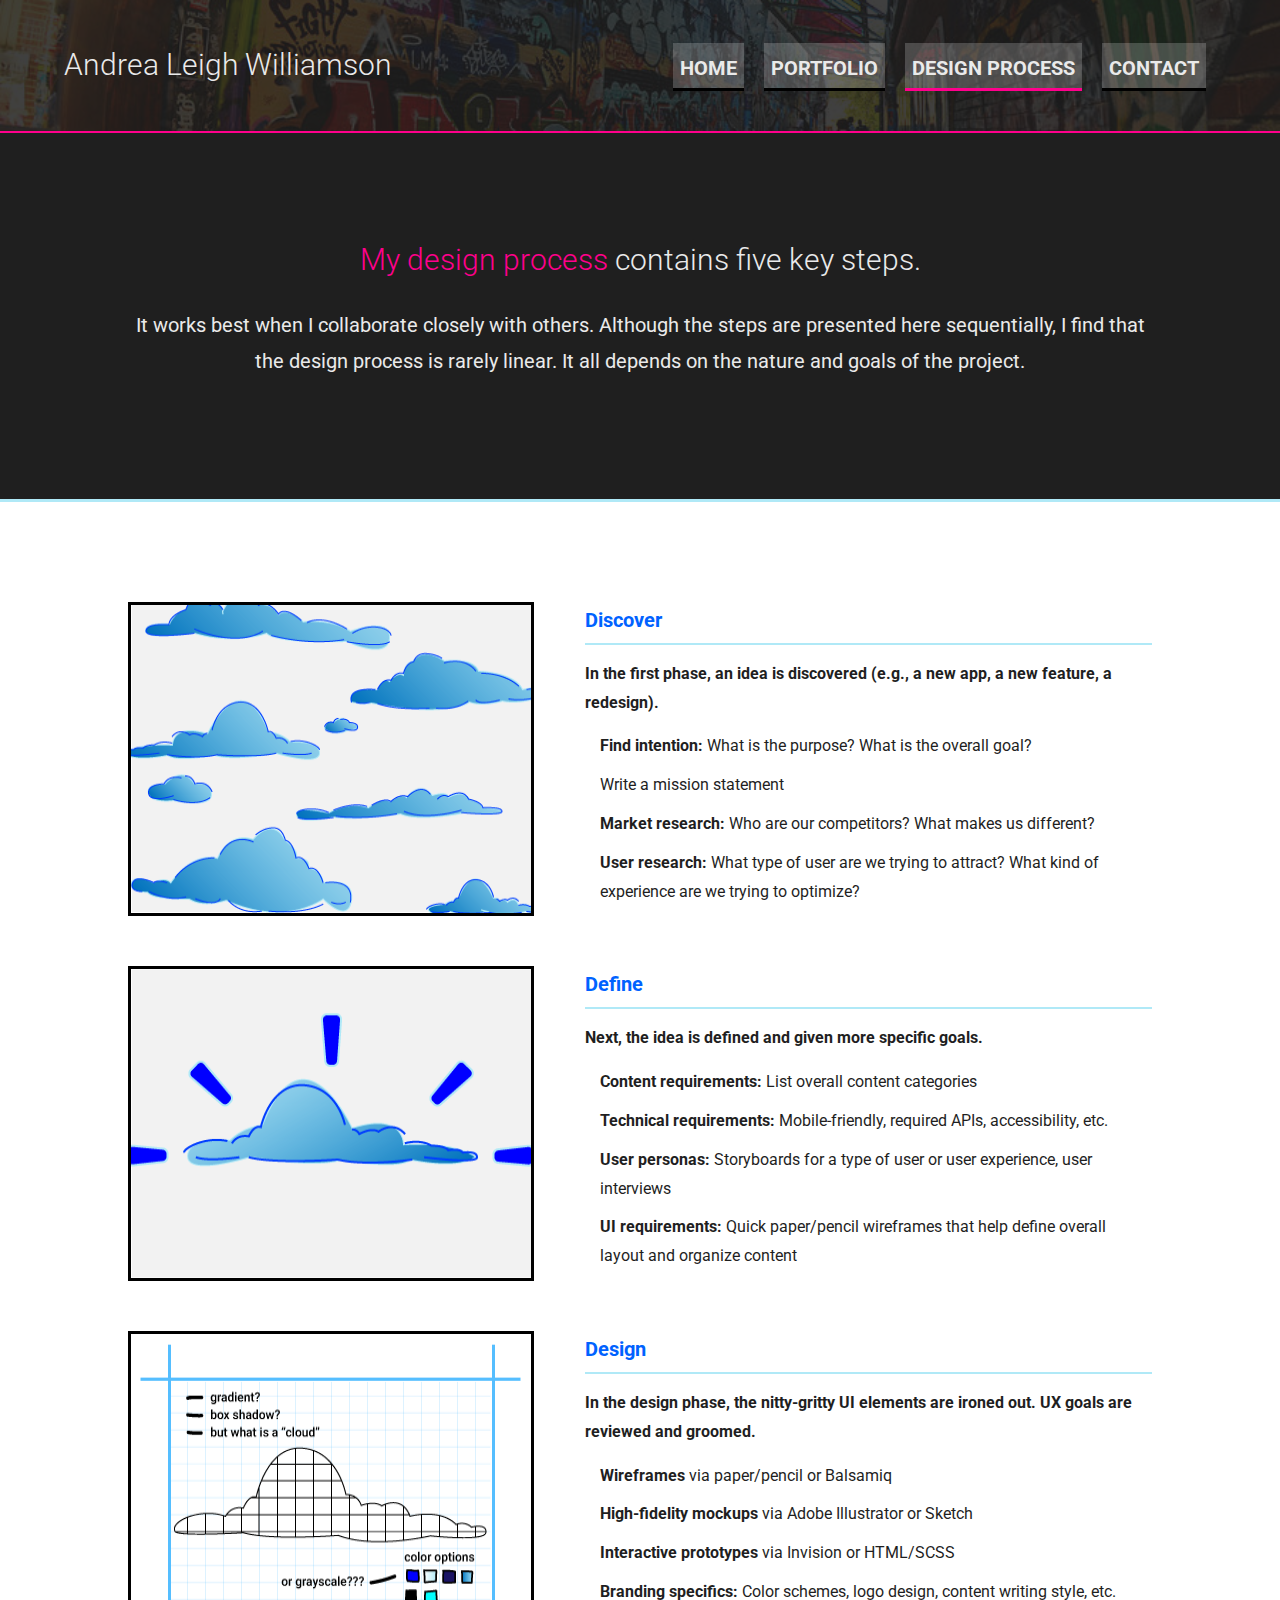
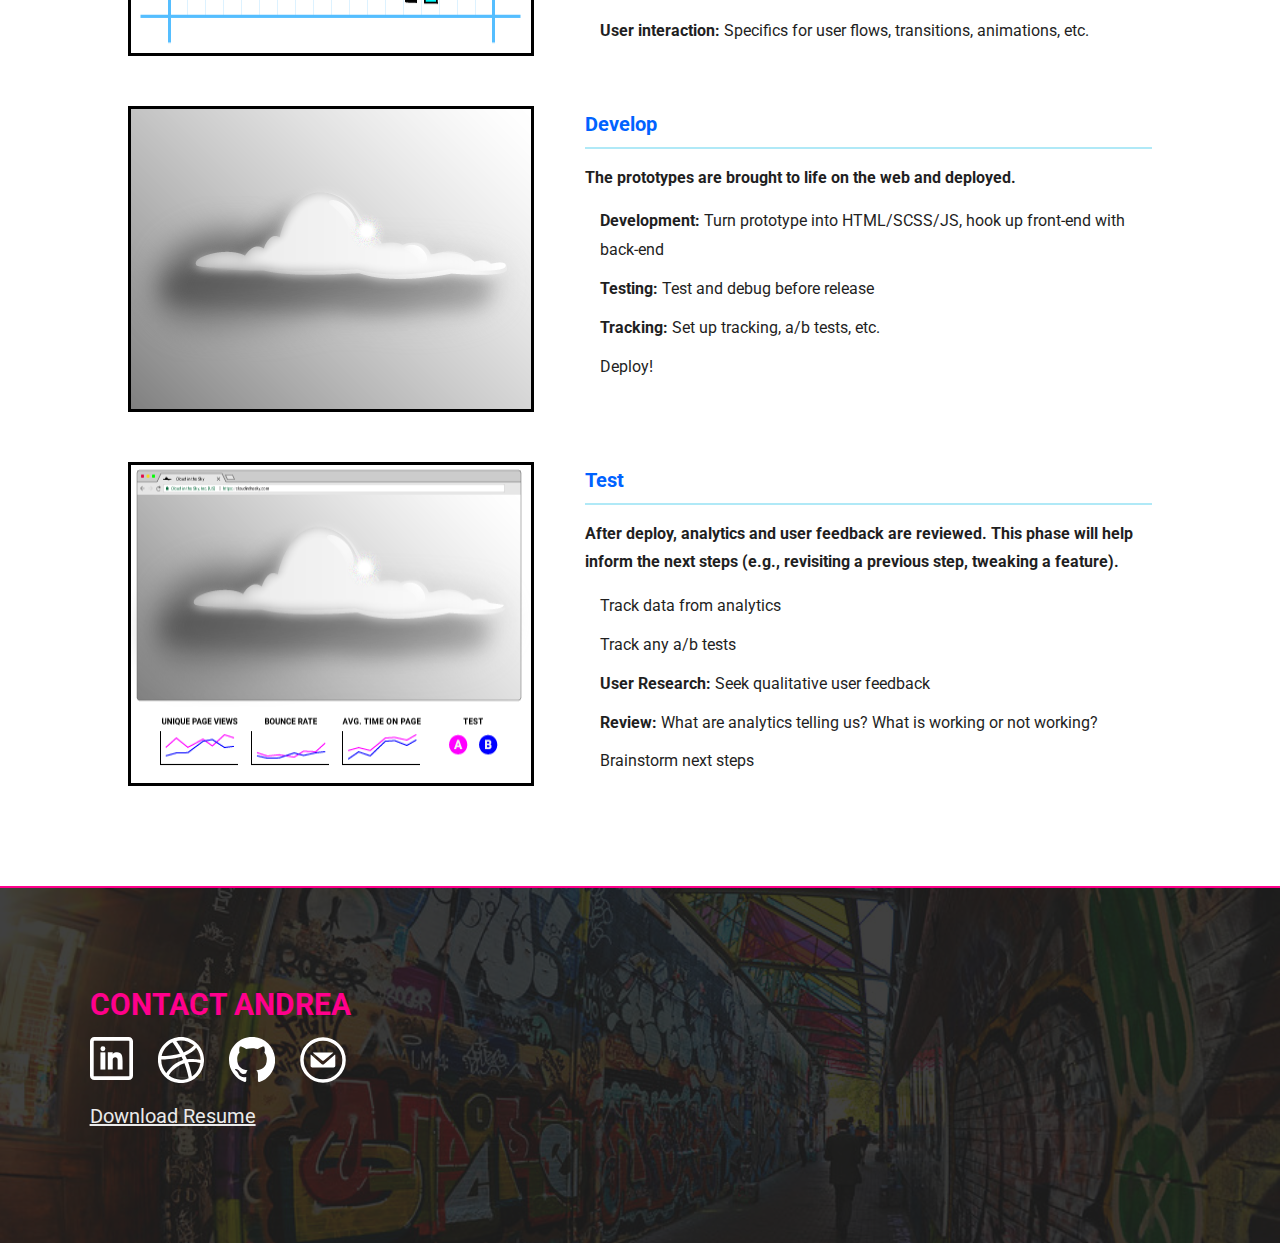
<file: process.html>
<!DOCTYPE html>

<html lang="en">

<head>
    <meta name="viewport" content="width=device-width, initial-scale=1.0"/>
    <link href='https://fonts.googleapis.com/css?family=Roboto:400,300,700' rel='stylesheet' type='text/css' />
    <title>Design Process</title>
    <link href="css/reset.css" rel="stylesheet" />
    <link href="css/stylesheet.css" rel="stylesheet" />
    <link rel="icon" type="image/png" href="images/portfolio-icon.png" />
</head>

</html>

<body class="portfolio">

    <nav class="portfolio-nav">
        <h1><a class="portfolio-nav-name-link" href="index.html">Andrea Leigh Williamson</a></h1>
        <div class="portfolio-nav-links">
            <a data-scroll data-options='{ "easing": "easeOutCubic" }' class="portfolio-nav-link" href="index.html">HOME</a>
            <a data-scroll data-options='{ "easing": "easeOutCubic" }' class="portfolio-nav-link" href="portfolio.html">PORTFOLIO</a>
            <a data-scroll data-options='{ "easing": "easeOutCubic" }' class="portfolio-nav-link process-page-link" href="#process">DESIGN PROCESS</a>
            <a data-scroll data-options='{ "easing": "easeOutCubic" }' class="portfolio-nav-link" href="#contact">CONTACT</a>
        </div>
    </nav>

    <div class="portfolio-intro" id="process">
        <p class="portfolio-intro-blurb"><span class="portfolio-intro-blurb-emphasis">My design process</span> contains five key steps.</p>
        <p class="portfolio-intro-blurb">It works best when I collaborate closely with others. Although the steps are presented here sequentially, I find that the design process is rarely linear. It all depends on the nature and goals of the project.</p>
    </div>

    <section class="portfolio-process-body" >
        <div class="portfolio-process-row">
            <img class="portfolio-process-design-img" src="images/design-discover.png" alt="discovery" />
            <div class="portfolio-process-column">
                <h3 class="portfolio-process-header">Discover</h3>
                <p class="portfolio-process-blurb">In the first phase, an idea is discovered (e.g., a new app, a new feature, a redesign).</p>
                <ul class="portfolio-process-list">
                    <li class="portfolio-process-list-item"><span class="portfolio-process-list-item-emphasis">Find intention:</span> What is the purpose? What is the overall goal?</li>
                    <li class="portfolio-process-list-item">Write a mission statement</li>
                    <li class="portfolio-process-list-item"><span class="portfolio-process-list-item-emphasis">Market research:</span> Who are our competitors? What makes us different?</li>
                    <li class="portfolio-process-list-item"><span class="portfolio-process-list-item-emphasis">User research:</span> What type of user are we trying to attract? What kind of experience are we trying to optimize?</li>
                </ul>
            </div>
        </div>
        <div class="portfolio-process-row">
            <img class="portfolio-process-design-img" src="images/design-ideate.png" alt="define" />
            <div class="portfolio-process-column">
                <h3 class="portfolio-process-header">Define</h3>
                <p class="portfolio-process-blurb">Next, the idea is defined and given more specific goals.</p>
                <ul class="portfolio-process-list">
                    <li class="portfolio-process-list-item"><span class="portfolio-process-list-item-emphasis">Content requirements:</span> List overall content categories</li>
                    <li class="portfolio-process-list-item"><span class="portfolio-process-list-item-emphasis">Technical requirements:</span> Mobile-friendly, required APIs, accessibility, etc.</li>
                    <li class="portfolio-process-list-item"><span class="portfolio-process-list-item-emphasis">User personas:</span> Storyboards for a type of user or user experience, user interviews</li>
                    <li class="portfolio-process-list-item"><span class="portfolio-process-list-item-emphasis">UI requirements:</span> Quick paper/pencil wireframes that help define overall layout and organize content</li>
                </ul>
            </div>
        </div>
        <div class="portfolio-process-row">
            <img class="portfolio-process-design-img" src="images/design-design.png" alt="design" />
            <div class="portfolio-process-column">
                <h3 class="portfolio-process-header">Design</h3>
                <p class="portfolio-process-blurb">In the design phase, the nitty-gritty UI elements are ironed out. UX goals are reviewed and groomed.</p>
                <ul class="portfolio-process-list">
                    <li class="portfolio-process-list-item"><span class="portfolio-process-list-item-emphasis">Wireframes</span> via paper/pencil or Balsamiq</li>
                    <li class="portfolio-process-list-item"><span class="portfolio-process-list-item-emphasis">High-fidelity mockups</span> via Adobe Illustrator or Sketch</li>
                    <li class="portfolio-process-list-item"><span class="portfolio-process-list-item-emphasis">Interactive prototypes</span> via Invision or HTML/SCSS</li>
                    <li class="portfolio-process-list-item"><span class="portfolio-process-list-item-emphasis">Branding specifics:</span> Color schemes, logo design, content writing style, etc.</li>
                    <li class="portfolio-process-list-item"><span class="portfolio-process-list-item-emphasis">User interaction:</span> Specifics for user flows, transitions, animations, etc.</li>
                </ul>
            </div>
        </div>
        <div class="portfolio-process-row">
            <img class="portfolio-process-design-img" src="images/design-develop.png" alt="develop" />
            <div class="portfolio-process-column">
                <h3 class="portfolio-process-header">Develop</h3>
                <p class="portfolio-process-blurb">The prototypes are brought to life on the web and deployed.</p>
                <ul class="portfolio-process-list">
                    <li class="portfolio-process-list-item"><span class="portfolio-process-list-item-emphasis">Development:</span> Turn prototype into HTML/SCSS/JS, hook up front-end with back-end</li>
                    <li class="portfolio-process-list-item"><span class="portfolio-process-list-item-emphasis">Testing:</span> Test and debug before release</li>
                    <li class="portfolio-process-list-item"><span class="portfolio-process-list-item-emphasis">Tracking:</span> Set up tracking, a/b tests, etc.</li>
                    <li class="portfolio-process-list-item">Deploy!</li>
                </ul>
            </div>
        </div>
        <div class="portfolio-process-row">
            <img class="portfolio-process-design-img" src="images/design-test.png" alt="test" />
            <div class="portfolio-process-column">
                <h3 class="portfolio-process-header">Test</h3>
                <p class="portfolio-process-blurb">After deploy, analytics and user feedback are reviewed. This phase will help inform the next steps (e.g., revisiting a previous step, tweaking a feature).</p>
                <ul class="portfolio-process-list">
                    <li class="portfolio-process-list-item">Track data from analytics</li>
                    <li class="portfolio-process-list-item">Track any a/b tests</li>
                    <li class="portfolio-process-list-item"><span class="portfolio-process-list-item-emphasis">User Research:</span> Seek qualitative user feedback</li>
                    <li class="portfolio-process-list-item"><span class="portfolio-process-list-item-emphasis">Review:</span> What are analytics telling us? What is working or not working?</li>
                    <li class="portfolio-process-list-item">Brainstorm next steps</li>
                </ul>
            </div>
        </div>

    </section>

    <footer class="portfolio-footer" id="contact">
            <h3 class="portfolio-footer-about-title">CONTACT ANDREA</h3>
            <div class="portfolio-footer-social-media">
                <a class="portfolio-footer-social-media-icon" href="https://www.linkedin.com/in/andrea-leigh-williamson" target="_blank"><img src="images/linkedin.svg" alt="linkedin"></a>
                <a class="portfolio-footer-social-media-icon" href="https://dribbble.com/AndreaLeigh111" target="_blank"><img src="images/dribbble.svg" alt="dribbble"></a>
                <a class="portfolio-footer-social-media-icon" href="https://github.com/andrealeigh" target="_blank"><img src="images/github.svg" alt="github"></a>
                <a class="portfolio-footer-social-media-icon" href="mailto:leigh.andrea@gmail.com" target="_blank"><img src="images/email.svg" alt="email"></a>
            </div>
            <a class="portfolio-about-resume-link" href="#">Download Resume</a>
    </footer>

    <script src="js/smooth-scroll.min.js"></script>
    <script>smoothScroll.init();</script>

</body>
</file>
<file: css/stylesheet.css>
/* flexbox mixins */
/* styles for home page */
.portfolio {
  display: -ms-flexbox;
  display: -webkit-flex;
  display: -moz-flex;
  display: flex;
  -webkit-flex-direction: column;
  -ms-flex-direction: column;
  -moz-flex-direction: column;
  flex-direction: column;
  background-color: #1f1f1f;
  color: #eaeaea;
  font-family: 'Roboto', sans-serif;
  font-size: 16px;
  line-height: 1.8; }

.portfolio-nav {
  display: -ms-flexbox;
  display: -webkit-flex;
  display: -moz-flex;
  display: flex;
  -webkit-align-items: baseline;
  -ms-align-items: baseline;
  -moz-align-items: baseline;
  align-items: baseline;
  -webkit-flex-direction: row;
  -ms-flex-direction: row;
  -moz-flex-direction: row;
  flex-direction: row;
  -webkit-justify-content: space-between;
  -ms-justify-content: space-between;
  -moz-justify-content: space-between;
  justify-content: space-between;
  border-bottom: solid 2px #ff008c;
  padding: 3% 5%;
  position: relative; }
  .portfolio-nav:after {
    background: url("../images/graffiti-alley.jpg") no-repeat left;
    background-size: cover;
    bottom: 0;
    content: "";
    left: 0;
    opacity: 0.15;
    position: absolute;
    right: 0;
    top: 0;
    z-index: -1; }
  .portfolio-nav .portfolio-nav-name-link {
    color: #eaeaea;
    font-size: 30px;
    font-weight: 300;
    transition: ease-out 0.3s; }
    .portfolio-nav .portfolio-nav-name-link:hover {
      color: #ff008c; }
  .portfolio-nav .portfolio-nav-links {
    display: -ms-flexbox;
    display: -webkit-flex;
    display: -moz-flex;
    display: flex;
    -webkit-flex-direction: row;
    -ms-flex-direction: row;
    -moz-flex-direction: row;
    flex-direction: row; }
  .portfolio-nav .portfolio-nav-title {
    width: 445px; }
  .portfolio-nav .portfolio-nav-link {
    background-color: rgba(255, 255, 255, 0.2);
    border-bottom: solid 3px #000000;
    color: #eaeaea;
    cursor: pointer;
    font-size: 20px;
    font-weight: 700;
    margin: 0 10px;
    padding: 7px 7px 2px 7px;
    transition: ease-out 0.3s; }
    .portfolio-nav .portfolio-nav-link:hover {
      background-color: rgba(0, 0, 0, 0.4); }
  .portfolio-nav .portfolio-about-link {
    border-bottom-color: #ff008c; }
  .portfolio-nav .portfolio-page-link {
    border-bottom-color: #ff008c; }
  .portfolio-nav .process-page-link {
    border-bottom-color: #ff008c; }

.portfolio-intro {
  padding: 100px 10%; }
  .portfolio-intro .portfolio-intro-blurb {
    font-size: 20px;
    margin-bottom: 20px;
    text-align: center; }
    .portfolio-intro .portfolio-intro-blurb:first-of-type {
      font-size: 30px;
      font-weight: 300; }
  .portfolio-intro .portfolio-intro-blurb-emphasis {
    color: #ff008c; }
  .portfolio-intro .portfolio-intro-resume-link {
    color: #eaeaea;
    cursor: pointer;
    border-bottom: solid 2px #eaeaea;
    transition: ease-out 0.3s; }
    .portfolio-intro .portfolio-intro-resume-link:hover {
      border-bottom: solid 2px #ff008c;
      color: #ff008c; }

.portfolio-portfolio {
  background-color: #ffffff;
  color: #1f1f1f;
  padding: 75px 10%;
  display: -ms-flexbox;
  display: -webkit-flex;
  display: -moz-flex;
  display: flex;
  -webkit-flex-direction: column;
  -ms-flex-direction: column;
  -moz-flex-direction: column;
  flex-direction: column; }
  .portfolio-portfolio .portfolio-portfolio-header {
    color: #ff008c;
    font-size: 30px;
    font-weight: 700; }

.portfolio-philosophy {
  background-color: #1f1f1f;
  padding: 75px 10%;
  display: -ms-flexbox;
  display: -webkit-flex;
  display: -moz-flex;
  display: flex;
  -webkit-flex-direction: column;
  -ms-flex-direction: column;
  -moz-flex-direction: column;
  flex-direction: column; }
  .portfolio-philosophy .portfolio-philosophy-header {
    color: #ff008c;
    font-size: 30px;
    font-weight: 300; }

.portfolio-content-row {
  display: -ms-flexbox;
  display: -webkit-flex;
  display: -moz-flex;
  display: flex;
  -webkit-flex-direction: row;
  -ms-flex-direction: row;
  -moz-flex-direction: row;
  flex-direction: row;
  -webkit-align-items: flex-start;
  -ms-align-items: flex-start;
  -moz-align-items: flex-start;
  align-items: flex-start; }

.portfolio-content-column:first-of-type {
  margin-right: 5%; }

.portfolio-content-blurb {
  font-size: 20px;
  margin-bottom: 10px; }

.portfolio-content-list {
  margin-left: 30px; }

.portfolio-content-list-item {
  margin-bottom: 5px;
  font-size: 16px; }
  .portfolio-content-list-item:last-of-type {
    margin-bottom: 0; }

.portfolio-icon {
  background-color: #1f1f1f;
  border: 3px solid #1f1f1f;
  box-sizing: content-box;
  cursor: pointer;
  height: 250px;
  margin: 1.5%;
  opacity: 1;
  padding: 0;
  position: relative;
  transition: ease-out 0.3s;
  width: 325px; }
  .portfolio-icon:hover {
    border: 3px solid #ff008c;
    opacity: 0.8; }
  .portfolio-icon .portfolio-icon-image {
    cursor: pointer;
    transition: ease-out 0.3s;
    width: 300px; }

.process-icon {
  background-color: #ffffff; }

/* styles for portfolio page */
.portfolio-trinetx, .portfolio-testive-projects, .portfolio-icons {
  background-color: #1f1f1f;
  padding: 50px 10%;
  display: -ms-flexbox;
  display: -webkit-flex;
  display: -moz-flex;
  display: flex;
  -webkit-flex-direction: column;
  -ms-flex-direction: column;
  -moz-flex-direction: column;
  flex-direction: column; }

.portfolio-school-analytics, .portfolio-call-congress {
  background-color: #ffffff;
  color: #1f1f1f;
  padding: 50px 10%;
  display: -ms-flexbox;
  display: -webkit-flex;
  display: -moz-flex;
  display: flex;
  -webkit-flex-direction: column;
  -ms-flex-direction: column;
  -moz-flex-direction: column;
  flex-direction: column; }
  .portfolio-school-analytics .portfolio-piece-header, .portfolio-call-congress .portfolio-piece-header {
    font-weight: 700; }
  .portfolio-school-analytics .portfolio-piece-blurb-emphasis, .portfolio-call-congress .portfolio-piece-blurb-emphasis {
    font-weight: 700; }
  .portfolio-school-analytics .portfolio-piece-icon, .portfolio-call-congress .portfolio-piece-icon {
    background-color: #1f1f1f; }

.portfolio-piece-icon {
  display: -ms-flexbox;
  display: -webkit-flex;
  display: -moz-flex;
  display: flex;
  -webkit-align-items: center;
  -ms-align-items: center;
  -moz-align-items: center;
  align-items: center;
  -webkit-justify-content: center;
  -ms-justify-content: center;
  -moz-justify-content: center;
  justify-content: center;
  background-color: #ffffff;
  border: 3px solid #1f1f1f;
  box-sizing: content-box;
  cursor: pointer;
  height: 250px;
  margin: 1.5%;
  opacity: 1;
  padding: 0;
  position: relative;
  transition: ease-out 0.3s;
  width: 325px; }
  .portfolio-piece-icon:hover {
    border: 3px solid #ff008c;
    opacity: 0.8; }

.portfolio-piece-icon-image {
  cursor: pointer;
  width: 300px; }

.portfolio-piece-no-hover {
  cursor: default;
  pointer-events: none;
  transition: none; }

.portfolio-piece-header {
  color: #ff008c;
  font-size: 30px;
  font-weight: 300;
  margin-bottom: 20px; }

.portfolio-piece-row {
  display: -ms-flexbox;
  display: -webkit-flex;
  display: -moz-flex;
  display: flex;
  -webkit-flex-direction: row;
  -ms-flex-direction: row;
  -moz-flex-direction: row;
  flex-direction: row;
  -webkit-align-items: center;
  -ms-align-items: center;
  -moz-align-items: center;
  align-items: center; }

.portfolio-icons-row {
  -webkit-align-items: flex-end;
  -ms-align-items: flex-end;
  -moz-align-items: flex-end;
  align-items: flex-end; }

.portfolio-piece-column:first-of-type {
  margin-right: 5%;
  margin-top: 15px; }

.portfolio-piece-blurb {
  margin-bottom: 15px; }

.portfolio-piece-blurb-emphasis {
  color: #ff008c;
  font-weight: 300; }

.portfolio-piece-blurb-emphasis-black {
  font-weight: 700; }

.portfolio-piece-list {
  margin-left: 30px; }

.portfolio-piece-list-item {
  margin-bottom: 5px; }
  .portfolio-piece-list-item:last-of-type {
    margin-bottom: 0; }

/* process page styles */
.portfolio-process-body {
  display: -ms-flexbox;
  display: -webkit-flex;
  display: -moz-flex;
  display: flex;
  -webkit-flex-direction: column;
  -ms-flex-direction: column;
  -moz-flex-direction: column;
  flex-direction: column; }
  .portfolio-process-body .portfolio-process-row {
    display: -ms-flexbox;
    display: -webkit-flex;
    display: -moz-flex;
    display: flex;
    -webkit-flex-direction: row;
    -ms-flex-direction: row;
    -moz-flex-direction: row;
    flex-direction: row;
    background-color: #ffffff;
    color: #1f1f1f;
    padding: 25px 10%; }
    .portfolio-process-body .portfolio-process-row:first-of-type {
      border-top: solid 3px #b0e9f7;
      padding-top: 100px; }
    .portfolio-process-body .portfolio-process-row:last-of-type {
      padding-bottom: 100px; }
  .portfolio-process-body .portfolio-process-design-img {
    border: solid 3px #000000;
    margin-right: 5%; }
  .portfolio-process-body .portfolio-process-column {
    display: -ms-flexbox;
    display: -webkit-flex;
    display: -moz-flex;
    display: flex;
    -webkit-flex-direction: column;
    -ms-flex-direction: column;
    -moz-flex-direction: column;
    flex-direction: column; }
  .portfolio-process-body .portfolio-process-header {
    border-bottom: solid 2px #b0e9f7;
    color: #0062ff;
    font-size: 20px;
    font-weight: 700;
    margin-bottom: 15px;
    padding-bottom: 5px; }
  .portfolio-process-body .portfolio-process-blurb {
    font-weight: 700;
    margin-bottom: 15px; }
  .portfolio-process-body .portfolio-process-list {
    margin-left: 15px; }
  .portfolio-process-body .portfolio-process-list-item {
    margin-bottom: 10px; }
  .portfolio-process-body .portfolio-process-list-item-emphasis {
    font-weight: 700; }

/* end process page styles */
/* portfolio: testive marketing page styles */
.portfolio-testive-home-page, .portfolio-testive-branding {
  background-color: #ffffff;
  color: #1f1f1f;
  padding: 50px 10%;
  display: -ms-flexbox;
  display: -webkit-flex;
  display: -moz-flex;
  display: flex;
  -webkit-flex-direction: column;
  -ms-flex-direction: column;
  -moz-flex-direction: column;
  flex-direction: column; }
  .portfolio-testive-home-page .portfolio-piece-header, .portfolio-testive-branding .portfolio-piece-header {
    font-weight: 700; }
  .portfolio-testive-home-page .portfolio-piece-blurb-emphasis, .portfolio-testive-branding .portfolio-piece-blurb-emphasis {
    font-weight: 700; }
  .portfolio-testive-home-page .portfolio-piece-icon, .portfolio-testive-branding .portfolio-piece-icon {
    background-color: #1f1f1f; }

.portfolio-testive-landing-page {
  background-color: #1f1f1f;
  padding: 50px 10%;
  display: -ms-flexbox;
  display: -webkit-flex;
  display: -moz-flex;
  display: flex;
  -webkit-flex-direction: column;
  -ms-flex-direction: column;
  -moz-flex-direction: column;
  flex-direction: column; }

/* end portfolio: testive marketing page styles */
/* ccn page styles */
.portfolio-ccn-body {
  display: -ms-flexbox;
  display: -webkit-flex;
  display: -moz-flex;
  display: flex;
  -webkit-flex-direction: column;
  -ms-flex-direction: column;
  -moz-flex-direction: column;
  flex-direction: column;
  background-color: #ffffff;
  color: #1f1f1f; }
  .portfolio-ccn-body .portfolio-ccn-intro {
    display: -ms-flexbox;
    display: -webkit-flex;
    display: -moz-flex;
    display: flex;
    -webkit-flex-direction: column;
    -ms-flex-direction: column;
    -moz-flex-direction: column;
    flex-direction: column;
    background-color: #1f1f1f;
    color: #eaeaea;
    padding: 50px 10%; }
  .portfolio-ccn-body .portfolio-ccn-title {
    font-size: 30px;
    font-weight: 700;
    margin-bottom: 15px;
    text-align: center; }
  .portfolio-ccn-body .portfolio-ccn-title-emphasis {
    color: #ff008c;
    font-weight: 300; }
  .portfolio-ccn-body .portfolio-ccn-intro-blurb {
    display: -ms-flexbox;
    display: -webkit-flex;
    display: -moz-flex;
    display: flex;
    -webkit-align-self: center;
    -ms-align-self: center;
    -moz-align-self: center;
    align-self: center;
    font-size: 18px;
    margin-bottom: 35px;
    max-width: 735px;
    text-align: center; }
  .portfolio-ccn-body .portfolio-ccn-screenshot {
    display: -ms-flexbox;
    display: -webkit-flex;
    display: -moz-flex;
    display: flex;
    border: solid 3px #ffffff;
    cursor: pointer;
    max-width: 750px;
    margin: 0 auto;
    opacity: 1;
    transition: ease-out 0.3s;
    width: 100%; }
    .portfolio-ccn-body .portfolio-ccn-screenshot:hover {
      border-color: #ff008c;
      opacity: 0.8; }
  .portfolio-ccn-body .portfolio-ccn-process {
    display: -ms-flexbox;
    display: -webkit-flex;
    display: -moz-flex;
    display: flex;
    -webkit-flex-direction: column;
    -ms-flex-direction: column;
    -moz-flex-direction: column;
    flex-direction: column;
    margin: 50px auto;
    max-width: 750px; }
  .portfolio-ccn-body .portfolio-ccn-process-title {
    border-bottom: solid 2px #ff008c;
    font-size: 24px;
    font-weight: 700;
    padding-bottom: 10px;
    margin-bottom: 15px; }
  .portfolio-ccn-body .portfolio-ccn-process-blurb {
    margin-bottom: 15px; }
  .portfolio-ccn-body .portfolio-ccn-process-blurb-emphasis {
    font-weight: 700; }
  .portfolio-ccn-body .portfolio-ccn-process-header {
    color: #ff008c;
    font-size: 20px;
    font-weight: 700;
    margin-bottom: 15px; }
  .portfolio-ccn-body .portfolio-ccn-process-list {
    margin-left: 30px; }
  .portfolio-ccn-body .portfolio-ccn-process-list-item {
    margin-bottom: 10px; }
  .portfolio-ccn-body .portfolio-ccn-process-img {
    border: solid 3px #000000;
    margin: 25px 0;
    width: 100%; }
  .portfolio-ccn-body .portfolio-ccn-process-design-visuals {
    display: -ms-flexbox;
    display: -webkit-flex;
    display: -moz-flex;
    display: flex;
    -webkit-align-items: flex-start;
    -ms-align-items: flex-start;
    -moz-align-items: flex-start;
    align-items: flex-start;
    -webkit-flex-direction: row;
    -ms-flex-direction: row;
    -moz-flex-direction: row;
    flex-direction: row;
    -webkit-justify-content: space-around;
    -ms-justify-content: space-around;
    -moz-justify-content: space-around;
    justify-content: space-around;
    margin-bottom: 15px; }
  .portfolio-ccn-body .portfolio-ccn-process-design-visuals-column {
    display: -ms-flexbox;
    display: -webkit-flex;
    display: -moz-flex;
    display: flex;
    -webkit-align-items: center;
    -ms-align-items: center;
    -moz-align-items: center;
    align-items: center;
    -webkit-flex-direction: column;
    -ms-flex-direction: column;
    -moz-flex-direction: column;
    flex-direction: column;
    position: relative; }
  .portfolio-ccn-body .portfolio-ccn-process-design-visuals-header {
    font-size: 18px;
    font-weight: 700;
    margin-bottom: 15px; }
  .portfolio-ccn-body .portfolio-ccn-process-color-swatches {
    display: -ms-flexbox;
    display: -webkit-flex;
    display: -moz-flex;
    display: flex;
    -webkit-flex-direction: row;
    -ms-flex-direction: row;
    -moz-flex-direction: row;
    flex-direction: row;
    -webkit-justify-content: space-between;
    -ms-justify-content: space-between;
    -moz-justify-content: space-between;
    justify-content: space-between;
    width: 150px; }
    .portfolio-ccn-body .portfolio-ccn-process-color-swatches:first-of-type {
      margin-bottom: 10px; }
  .portfolio-ccn-body .portfolio-ccn-process-color {
    border: solid 2px #000000;
    height: 65px;
    width: 65px; }
  .portfolio-ccn-body .color-1 {
    background-color: #1b1464; }
  .portfolio-ccn-body .color-2 {
    background-color: #1552ff; }
  .portfolio-ccn-body .color-3 {
    background-color: #ff00ff; }
  .portfolio-ccn-body .color-4 {
    background-color: #ffffff; }
  .portfolio-ccn-body .portfolio-ccn-process-design-img {
    width: 200px; }
  .portfolio-ccn-body .portfolio-ccn-process-capitol-bg-subtitle {
    bottom: 5px;
    color: #ffffff;
    font-size: 12px;
    font-weight: 300;
    position: absolute; }

/* end ccn page styles */
@keyframes slideIn {
  from {
    left: -300px;
    opacity: 0; }
  to {
    left: 0;
    opacity: 1; } }
@keyframes fadeIn {
  from {
    opacity: 0; }
  to {
    opacity: 1; } }
.portfolio-footer {
  display: -ms-flexbox;
  display: -webkit-flex;
  display: -moz-flex;
  display: flex;
  -webkit-flex-direction: column;
  -ms-flex-direction: column;
  -moz-flex-direction: column;
  flex-direction: column;
  border-top: solid 2px #ff008c;
  color: #eaeaea;
  padding: 7%;
  position: relative; }
  .portfolio-footer:after {
    background: url("../images/graffiti-alley.jpg") no-repeat left;
    background-size: cover;
    bottom: 0;
    content: "";
    left: 0;
    opacity: 0.15;
    position: absolute;
    right: 0;
    top: 0;
    z-index: -1; }
  .portfolio-footer .portfolio-footer-about-title {
    color: #ff008c;
    font-size: 30px;
    font-weight: 700;
    margin-bottom: 5px; }
  .portfolio-footer .portfolio-footer-social-media {
    display: -ms-flexbox;
    display: -webkit-flex;
    display: -moz-flex;
    display: flex;
    -webkit-flex-direction: row;
    -ms-flex-direction: row;
    -moz-flex-direction: row;
    flex-direction: row; }
  .portfolio-footer .portfolio-footer-social-media-icon {
    background-color: rbga(0, 0, 0, 1);
    border-radius: 50%;
    height: 46px;
    margin: 0 25px 15px 0;
    transition: ease-out 0.3s;
    width: 46px; }
    .portfolio-footer .portfolio-footer-social-media-icon:first-of-type {
      height: 43px;
      width: 43px; }
    .portfolio-footer .portfolio-footer-social-media-icon:hover {
      background-color: #ff008c;
      height: 46px;
      width: 46px; }
      .portfolio-footer .portfolio-footer-social-media-icon:hover:first-of-type {
        height: 43px;
        width: 43px;
        border-radius: 10px; }
      .portfolio-footer .portfolio-footer-social-media-icon:hover:last-of-type {
        border-radius: 13px; }
  .portfolio-footer .portfolio-footer-email {
    color: #eaeaea;
    font-size: 20px;
    font-weight: 400;
    margin-bottom: 20px; }
  .portfolio-footer .portfolio-about-resume-link {
    color: #eaeaea;
    cursor: pointer;
    font-size: 20px;
    margin-bottom: 20px;
    text-decoration: underline;
    transition: ease-out 0.3s;
    width: 170px; }
    .portfolio-footer .portfolio-about-resume-link:hover {
      color: #ff008c; }

@media only screen and (max-width: 975px) {
  .portfolio-nav .portfolio-nav-links {
    display: -ms-flexbox;
    display: -webkit-flex;
    display: -moz-flex;
    display: flex;
    -webkit-flex-direction: column;
    -ms-flex-direction: column;
    -moz-flex-direction: column;
    flex-direction: column; }
  .portfolio-nav .portfolio-nav-link {
    margin: 0 0 10px 0; }
    .portfolio-nav .portfolio-nav-link:last-of-type {
      margin-bottom: 0; }

  .portfolio-footer {
    -webkit-flex-direction: column;
    -ms-flex-direction: column;
    -moz-flex-direction: column;
    flex-direction: column; }
    .portfolio-footer .portfolio-footer-about-blurb:last-of-type {
      padding-bottom: 30px; } }
@media only screen and (max-width: 750px) {
  .portfolio-nav {
    -webkit-flex-direction: column;
    -ms-flex-direction: column;
    -moz-flex-direction: column;
    flex-direction: column;
    -webkit-align-items: flex-start;
    -ms-align-items: flex-start;
    -moz-align-items: flex-start;
    align-items: flex-start; }
    .portfolio-nav .portfolio-nav-left-side {
      margin-bottom: 10px; } }
@media only screen and (max-width: 600px) {
  .portfolio-modal .portfolio-modal-gif {
    display: none; } }
@media only screen and (max-width: 500px) {
  .portfolio-nav {
    -webkit-align-items: center;
    -ms-align-items: center;
    -moz-align-items: center;
    align-items: center; }
    .portfolio-nav .portfolio-nav-name {
      font-size: 28px; }
    .portfolio-nav .portfolio-nav-title {
      display: none; }

  .portfolio-footer .portfolio-footer-about-title {
    font-size: 24px;
    margin-bottom: 10px; } }

/*# sourceMappingURL=stylesheet.css.map */
</file>
